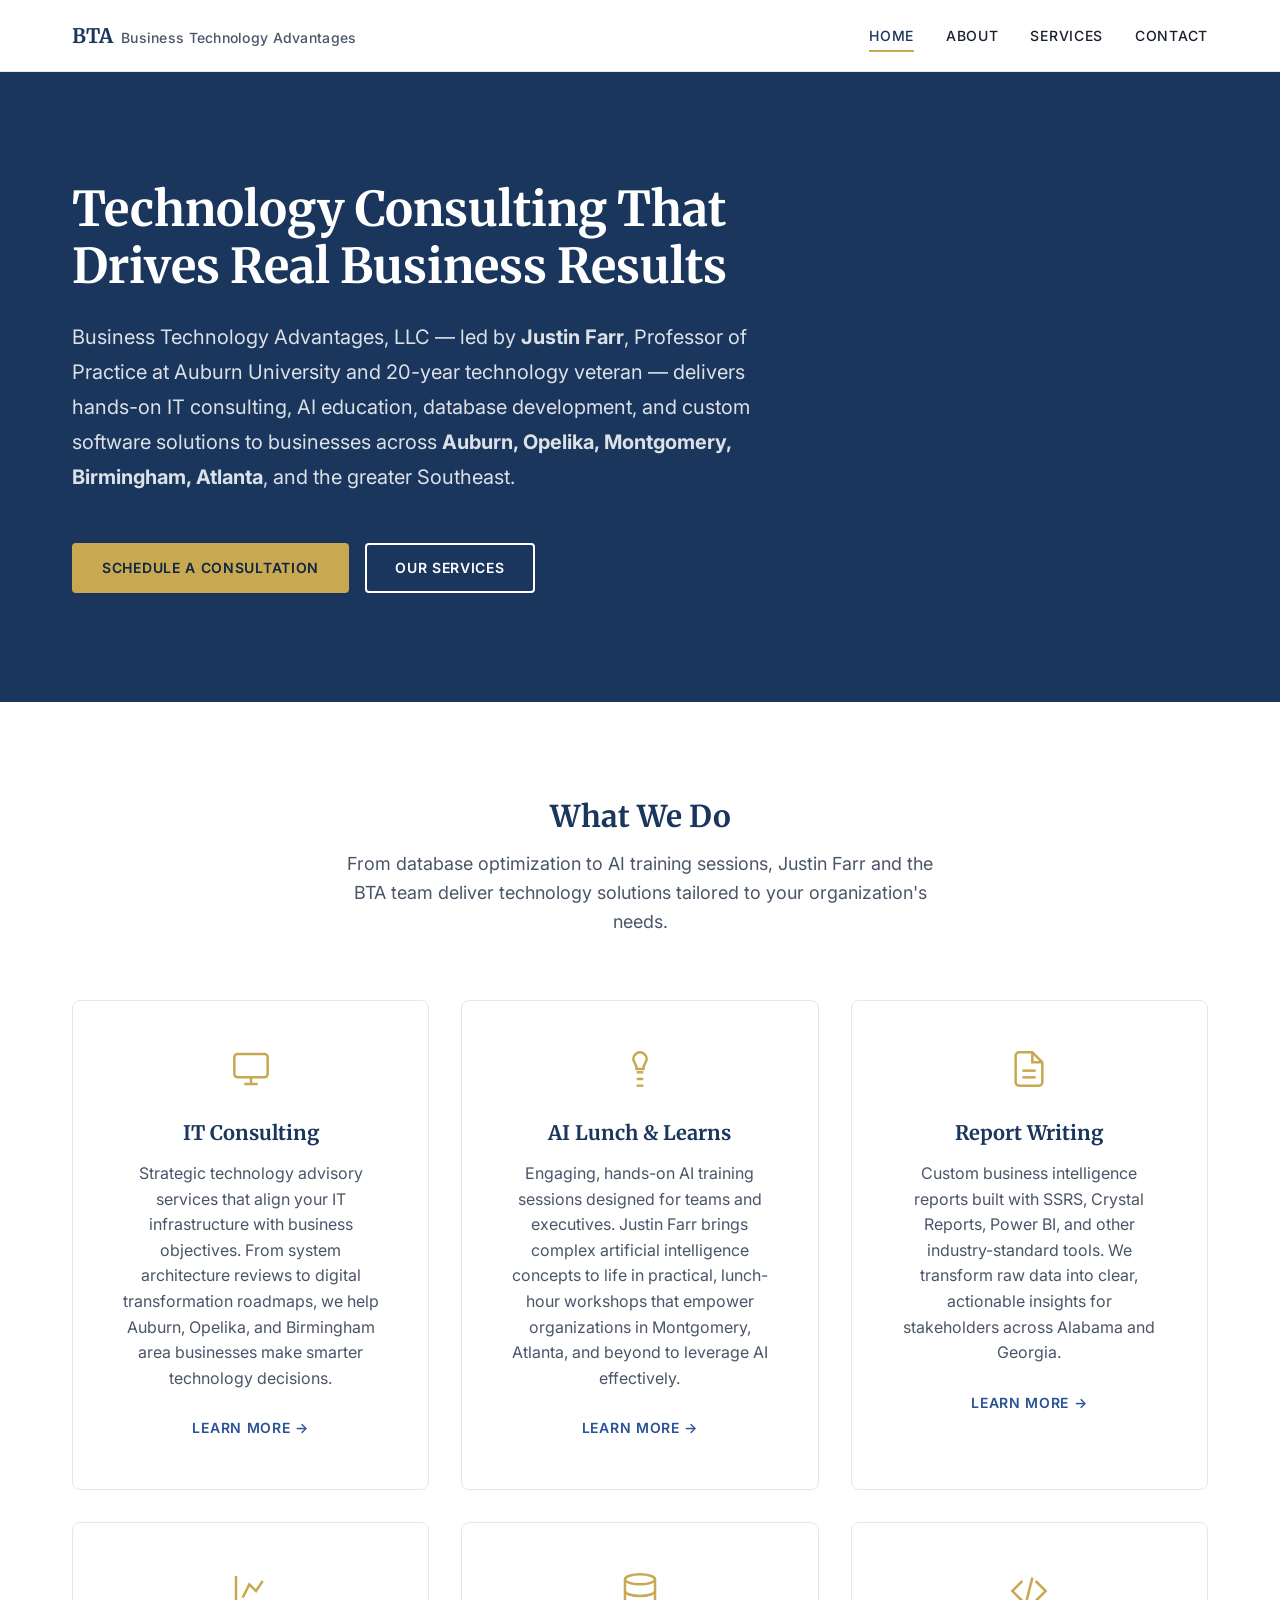
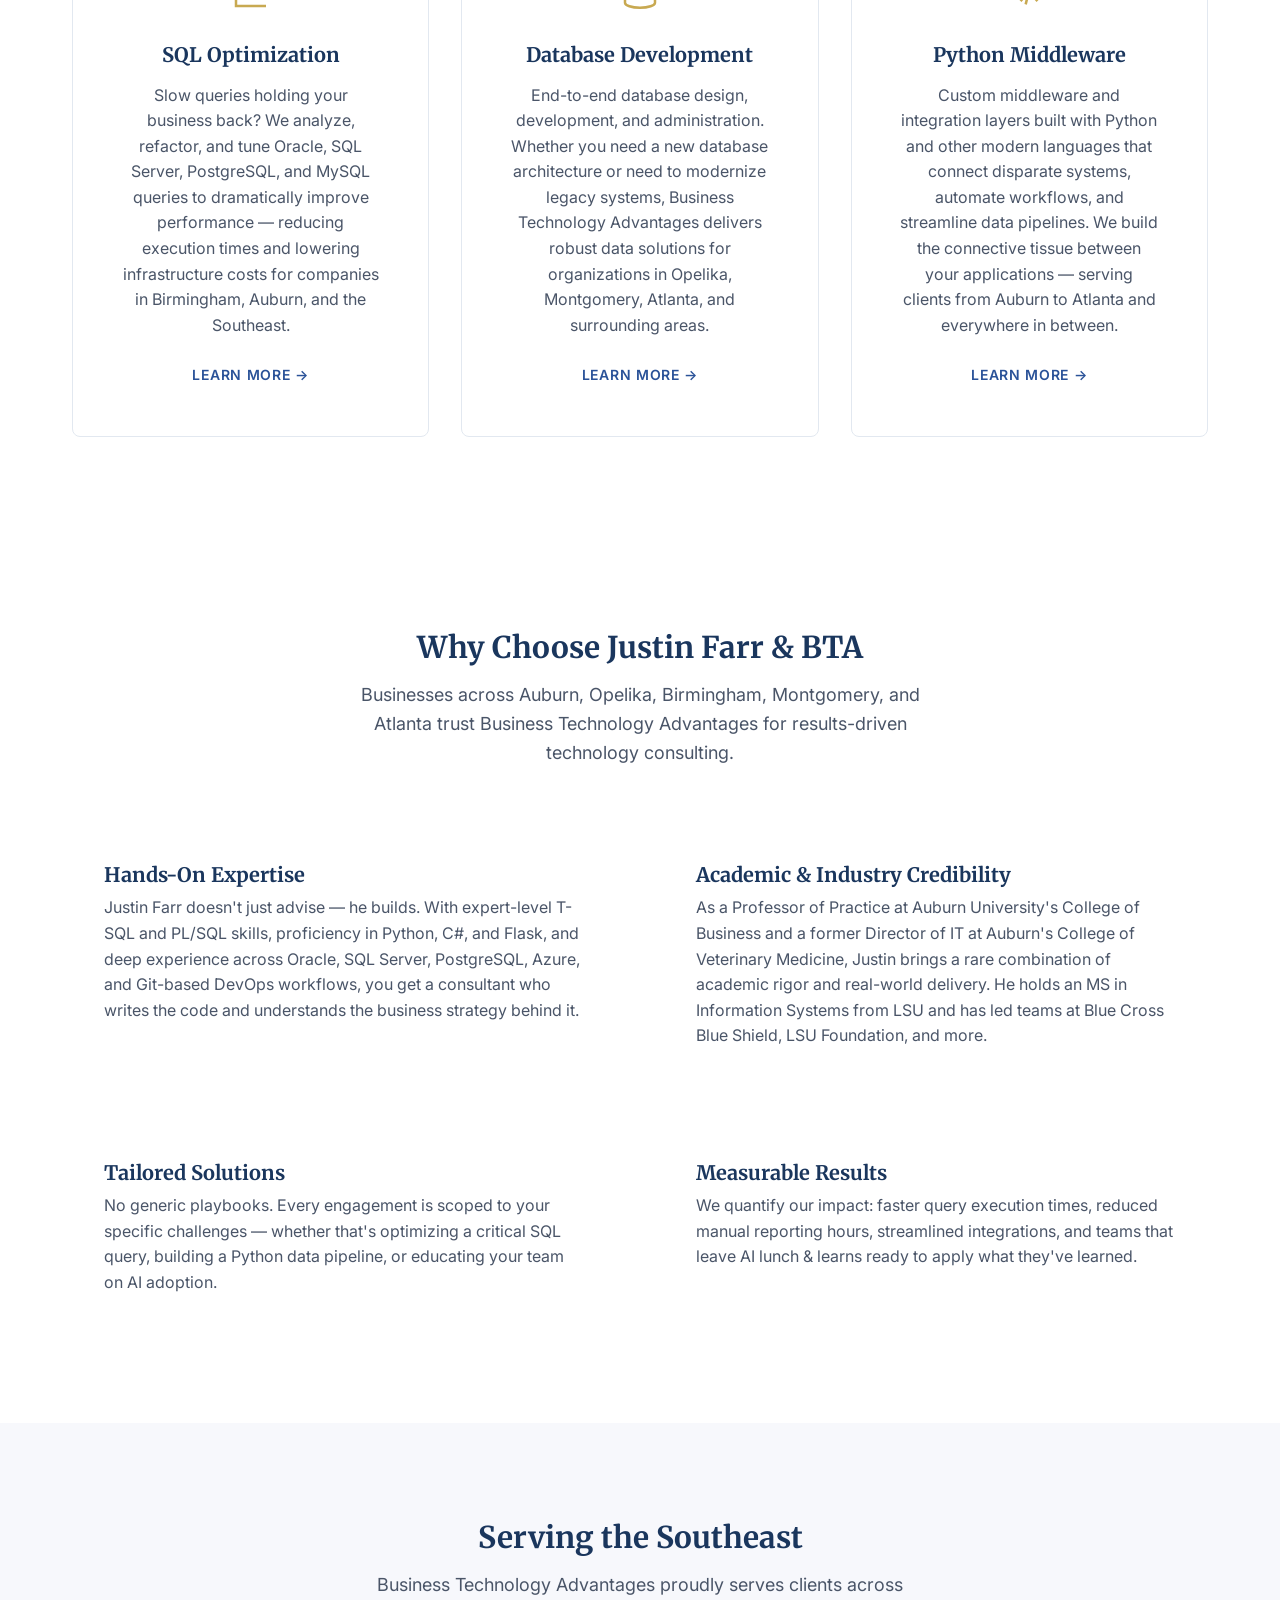
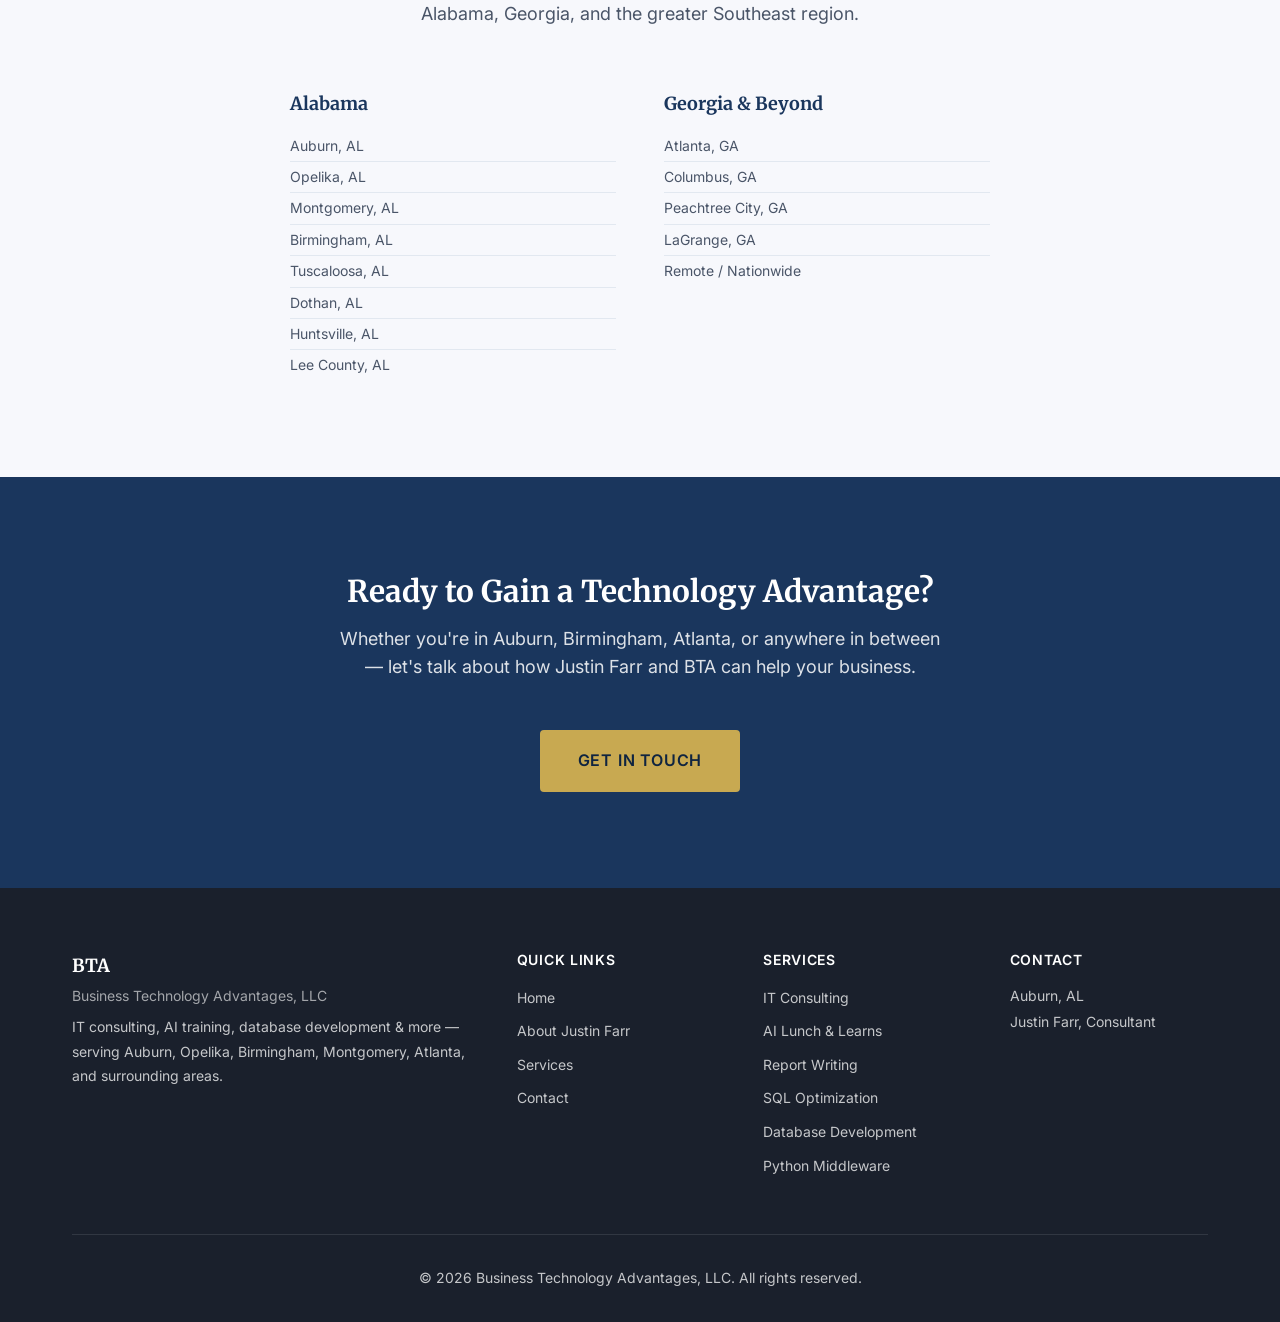
<file: index.html>
<!DOCTYPE html>
<html lang="en">
<head>
    <meta charset="UTF-8">
    <meta name="viewport" content="width=device-width, initial-scale=1.0">
    <meta name="description" content="Business Technology Advantages — Justin Farr provides IT consulting, database development, and Python middleware in Auburn, AL and the Southeast.">
    <meta name="keywords" content="IT consulting Auburn AL, Oracle consultant, PL/SQL developer, T-SQL consultant, SQL optimization, database development, Python middleware, API integration, REST API development, Azure consultant, ETL developer, Power BI consultant, SSRS developer, Crystal Reports, AI lunch and learn, report writing, Justin Farr, Business Technology Advantages, database migration, Oracle APEX, Flask developer, SSIS, Opelika AL, Montgomery AL, Birmingham AL, Atlanta GA, IT consultant near me, freelance DBA, hire SQL developer">
    <meta name="author" content="Justin Farr">
    <meta name="robots" content="index, follow">

    <!-- Open Graph / Social Media -->
    <meta property="og:type" content="website">
    <meta property="og:title" content="Business Technology Advantages, LLC — IT Consulting by Justin Farr">
    <meta property="og:description" content="Business Technology Advantages — IT consulting, database development, and Python middleware in Auburn, AL and the Southeast.">
    <meta property="og:url" content="https://businesstechadvantages.com/">
    <meta property="og:image" content="https://businesstechadvantages.com/images/og-image.png">

    <!-- Twitter Card -->
    <meta name="twitter:card" content="summary_large_image">
    <meta name="twitter:title" content="Business Technology Advantages, LLC — Justin Farr">
    <meta name="twitter:description" content="Business Technology Advantages — IT consulting, database development, and Python middleware in Auburn, AL and the Southeast.">
    <meta name="twitter:image" content="https://businesstechadvantages.com/images/og-image.png">

    <title>Business Technology Advantages — IT Consulting | Auburn, AL</title>

    <!-- Canonical URL -->
    <link rel="canonical" href="https://businesstechadvantages.com/">

    <!-- Favicons -->
    <link rel="icon" href="favicon.ico" sizes="32x32">
    <link rel="icon" href="favicon.svg" type="image/svg+xml">
    <link rel="icon" type="image/png" sizes="32x32" href="favicon-32x32.png">
    <link rel="icon" type="image/png" sizes="16x16" href="favicon-16x16.png">
    <link rel="apple-touch-icon" sizes="180x180" href="apple-touch-icon.png">
    <link rel="manifest" href="site.webmanifest">
    <meta name="theme-color" content="#1a365d">

    <!-- Preconnect to external resources -->
    <link rel="preconnect" href="https://fonts.googleapis.com">
    <link rel="preconnect" href="https://fonts.gstatic.com" crossorigin>
    <link href="https://fonts.googleapis.com/css2?family=Inter:wght@400;500;600;700&family=Merriweather:wght@400;700&display=swap" rel="stylesheet">

    <!-- Stylesheets -->
    <link rel="stylesheet" href="css/styles.css">

    <!-- Structured Data (JSON-LD) -->
    <script type="application/ld+json">
    {
        "@context": "https://schema.org",
        "@type": "ProfessionalService",
        "name": "Business Technology Advantages, LLC",
        "description": "Justin Farr provides expert IT consulting, AI training, SQL optimization, database development, report writing, and Python middleware services in Auburn, Opelika, Montgomery, Birmingham, Atlanta, and surrounding areas.",
        "url": "https://businesstechadvantages.com",
        "logo": "https://businesstechadvantages.com/android-chrome-512x512.png",
        "founder": {
            "@type": "Person",
            "name": "Justin Farr"
        },
        "contactPoint": {
            "@type": "ContactPoint",
            "telephone": "",
            "contactType": "customer service"
        },
        "address": {
            "@type": "PostalAddress",
            "addressLocality": "Auburn",
            "addressRegion": "AL",
            "addressCountry": "US"
        },
        "areaServed": [
            { "@type": "City", "name": "Auburn, AL" },
            { "@type": "City", "name": "Opelika, AL" },
            { "@type": "City", "name": "Montgomery, AL" },
            { "@type": "City", "name": "Birmingham, AL" },
            { "@type": "City", "name": "Atlanta, GA" },
            { "@type": "City", "name": "Columbus, GA" },
            { "@type": "City", "name": "Dothan, AL" },
            { "@type": "City", "name": "Tuscaloosa, AL" }
        ],
        "hasOfferCatalog": {
            "@type": "OfferCatalog",
            "name": "IT Consulting Services",
            "itemListElement": [
                { "@type": "Offer", "itemOffered": { "@type": "Service", "name": "IT Consulting" } },
                { "@type": "Offer", "itemOffered": { "@type": "Service", "name": "AI Lunch & Learns" } },
                { "@type": "Offer", "itemOffered": { "@type": "Service", "name": "Report Writing" } },
                { "@type": "Offer", "itemOffered": { "@type": "Service", "name": "SQL Optimization" } },
                { "@type": "Offer", "itemOffered": { "@type": "Service", "name": "Database Development" } },
                { "@type": "Offer", "itemOffered": { "@type": "Service", "name": "Python Middleware Development" } }
            ]
        }
    }
    </script>
</head>
<body>
    <!-- Skip Navigation for Accessibility -->
    <a href="#main-content" class="skip-link">Skip to main content</a>

    <!-- Header -->
    <header class="site-header" role="banner">
        <div class="container">
            <div class="header-inner">
                <a href="index.html" class="logo" aria-label="Business Technology Advantages Home">
                    <span class="logo-text">BTA</span>
                    <span class="logo-name">Business Technology Advantages</span>
                </a>
                <nav class="main-nav" role="navigation" aria-label="Main navigation">
                    <button class="nav-toggle" aria-expanded="false" aria-controls="nav-menu" aria-label="Toggle navigation">
                        <span class="hamburger"></span>
                    </button>
                    <ul id="nav-menu" class="nav-menu">
                        <li><a href="index.html" class="nav-link active" aria-current="page">Home</a></li>
                        <li><a href="about.html" class="nav-link">About</a></li>
                        <li><a href="services.html" class="nav-link">Services</a></li>
                        <li><a href="contact.html" class="nav-link">Contact</a></li>
                    </ul>
                </nav>
            </div>
        </div>
    </header>

    <!-- Main Content -->
    <main id="main-content">
        <!-- Hero Section -->
        <section class="hero" aria-labelledby="hero-heading">
            <div class="container">
                <div class="hero-content">
                    <h1 id="hero-heading">Technology Consulting That Drives Real Business Results</h1>
                    <p class="hero-subtitle">Business Technology Advantages, LLC — led by <strong>Justin Farr</strong>, Professor of Practice at Auburn University and 20-year technology veteran — delivers hands-on IT consulting, AI education, database development, and custom software solutions to businesses across <strong>Auburn, Opelika, Montgomery, Birmingham, Atlanta</strong>, and the greater Southeast.</p>
                    <div class="hero-cta">
                        <a href="contact.html" class="btn btn-primary">Schedule a Consultation</a>
                        <a href="services.html" class="btn btn-secondary">Our Services</a>
                    </div>
                </div>
            </div>
        </section>

        <!-- Services Overview -->
        <section class="section services-overview" aria-labelledby="services-heading">
            <div class="container">
                <div class="section-header">
                    <h2 id="services-heading">What We Do</h2>
                    <p class="section-subtitle">From database optimization to AI training sessions, Justin Farr and the BTA team deliver technology solutions tailored to your organization's needs.</p>
                </div>
                <div class="services-grid">
                    <article class="service-card">
                        <div class="service-icon" aria-hidden="true">
                            <svg xmlns="http://www.w3.org/2000/svg" width="40" height="40" viewBox="0 0 24 24" fill="none" stroke="currentColor" stroke-width="1.5"><rect x="2" y="3" width="20" height="14" rx="2"/><path d="M8 21h8"/><path d="M12 17v4"/></svg>
                        </div>
                        <h3>IT Consulting</h3>
                        <p>Strategic technology advisory services that align your IT infrastructure with business objectives. From system architecture reviews to digital transformation roadmaps, we help Auburn, Opelika, and Birmingham area businesses make smarter technology decisions.</p>
                        <a href="services.html#it-consulting" class="card-link">Learn More &rarr;</a>
                    </article>
                    <article class="service-card">
                        <div class="service-icon" aria-hidden="true">
                            <svg xmlns="http://www.w3.org/2000/svg" width="40" height="40" viewBox="0 0 24 24" fill="none" stroke="currentColor" stroke-width="1.5"><path d="M12 2a4 4 0 0 0-4 4c0 2 2 3 2 6h4c0-3 2-4 2-6a4 4 0 0 0-4-4z"/><path d="M10 18h4"/><path d="M10 22h4"/><path d="M10 14h4"/></svg>
                        </div>
                        <h3>AI Lunch &amp; Learns</h3>
                        <p>Engaging, hands-on AI training sessions designed for teams and executives. Justin Farr brings complex artificial intelligence concepts to life in practical, lunch-hour workshops that empower organizations in Montgomery, Atlanta, and beyond to leverage AI effectively.</p>
                        <a href="services.html#ai-lunch-learns" class="card-link">Learn More &rarr;</a>
                    </article>
                    <article class="service-card">
                        <div class="service-icon" aria-hidden="true">
                            <svg xmlns="http://www.w3.org/2000/svg" width="40" height="40" viewBox="0 0 24 24" fill="none" stroke="currentColor" stroke-width="1.5"><path d="M14 2H6a2 2 0 0 0-2 2v16a2 2 0 0 0 2 2h12a2 2 0 0 0 2-2V8z"/><polyline points="14 2 14 8 20 8"/><line x1="16" y1="13" x2="8" y2="13"/><line x1="16" y1="17" x2="8" y2="17"/></svg>
                        </div>
                        <h3>Report Writing</h3>
                        <p>Custom business intelligence reports built with SSRS, Crystal Reports, Power BI, and other industry-standard tools. We transform raw data into clear, actionable insights for stakeholders across Alabama and Georgia.</p>
                        <a href="services.html#report-writing" class="card-link">Learn More &rarr;</a>
                    </article>
                    <article class="service-card">
                        <div class="service-icon" aria-hidden="true">
                            <svg xmlns="http://www.w3.org/2000/svg" width="40" height="40" viewBox="0 0 24 24" fill="none" stroke="currentColor" stroke-width="1.5"><path d="M3 3v18h18"/><path d="M7 16l4-8 4 4 4-6"/></svg>
                        </div>
                        <h3>SQL Optimization</h3>
                        <p>Slow queries holding your business back? We analyze, refactor, and tune Oracle, SQL Server, PostgreSQL, and MySQL queries to dramatically improve performance — reducing execution times and lowering infrastructure costs for companies in Birmingham, Auburn, and the Southeast.</p>
                        <a href="services.html#sql-optimization" class="card-link">Learn More &rarr;</a>
                    </article>
                    <article class="service-card">
                        <div class="service-icon" aria-hidden="true">
                            <svg xmlns="http://www.w3.org/2000/svg" width="40" height="40" viewBox="0 0 24 24" fill="none" stroke="currentColor" stroke-width="1.5"><ellipse cx="12" cy="5" rx="9" ry="3"/><path d="M21 12c0 1.66-4 3-9 3s-9-1.34-9-3"/><path d="M3 5v14c0 1.66 4 3 9 3s9-1.34 9-3V5"/></svg>
                        </div>
                        <h3>Database Development</h3>
                        <p>End-to-end database design, development, and administration. Whether you need a new database architecture or need to modernize legacy systems, Business Technology Advantages delivers robust data solutions for organizations in Opelika, Montgomery, Atlanta, and surrounding areas.</p>
                        <a href="services.html#database-development" class="card-link">Learn More &rarr;</a>
                    </article>
                    <article class="service-card">
                        <div class="service-icon" aria-hidden="true">
                            <svg xmlns="http://www.w3.org/2000/svg" width="40" height="40" viewBox="0 0 24 24" fill="none" stroke="currentColor" stroke-width="1.5"><polyline points="16 18 22 12 16 6"/><polyline points="8 6 2 12 8 18"/><line x1="14" y1="4" x2="10" y2="20"/></svg>
                        </div>
                        <h3>Python Middleware</h3>
                        <p>Custom middleware and integration layers built with Python and other modern languages that connect disparate systems, automate workflows, and streamline data pipelines. We build the connective tissue between your applications — serving clients from Auburn to Atlanta and everywhere in between.</p>
                        <a href="services.html#python-middleware" class="card-link">Learn More &rarr;</a>
                    </article>
                </div>
            </div>
        </section>

        <!-- Why Choose Us -->
        <section class="section why-us" aria-labelledby="why-heading">
            <div class="container">
                <div class="section-header">
                    <h2 id="why-heading">Why Choose Justin Farr &amp; BTA</h2>
                    <p class="section-subtitle">Businesses across Auburn, Opelika, Birmingham, Montgomery, and Atlanta trust Business Technology Advantages for results-driven technology consulting.</p>
                </div>
                <div class="features-grid">
                    <div class="feature">
                        <h3>Hands-On Expertise</h3>
                        <p>Justin Farr doesn't just advise — he builds. With expert-level T-SQL and PL/SQL skills, proficiency in Python, C#, and Flask, and deep experience across Oracle, SQL Server, PostgreSQL, Azure, and Git-based DevOps workflows, you get a consultant who writes the code and understands the business strategy behind it.</p>
                    </div>
                    <div class="feature">
                        <h3>Academic &amp; Industry Credibility</h3>
                        <p>As a Professor of Practice at Auburn University's College of Business and a former Director of IT at Auburn's College of Veterinary Medicine, Justin brings a rare combination of academic rigor and real-world delivery. He holds an MS in Information Systems from LSU and has led teams at Blue Cross Blue Shield, LSU Foundation, and more.</p>
                    </div>
                    <div class="feature">
                        <h3>Tailored Solutions</h3>
                        <p>No generic playbooks. Every engagement is scoped to your specific challenges — whether that's optimizing a critical SQL query, building a Python data pipeline, or educating your team on AI adoption.</p>
                    </div>
                    <div class="feature">
                        <h3>Measurable Results</h3>
                        <p>We quantify our impact: faster query execution times, reduced manual reporting hours, streamlined integrations, and teams that leave AI lunch &amp; learns ready to apply what they've learned.</p>
                    </div>
                </div>
            </div>
        </section>

        <!-- Service Areas -->
        <section class="section section-alt" aria-labelledby="areas-heading">
            <div class="container">
                <div class="section-header">
                    <h2 id="areas-heading">Serving the Southeast</h2>
                    <p class="section-subtitle">Business Technology Advantages proudly serves clients across Alabama, Georgia, and the greater Southeast region.</p>
                </div>
                <div class="areas-list">
                    <div class="area-group">
                        <h3>Alabama</h3>
                        <ul>
                            <li>Auburn, AL</li>
                            <li>Opelika, AL</li>
                            <li>Montgomery, AL</li>
                            <li>Birmingham, AL</li>
                            <li>Tuscaloosa, AL</li>
                            <li>Dothan, AL</li>
                            <li>Huntsville, AL</li>
                            <li>Lee County, AL</li>
                        </ul>
                    </div>
                    <div class="area-group">
                        <h3>Georgia &amp; Beyond</h3>
                        <ul>
                            <li>Atlanta, GA</li>
                            <li>Columbus, GA</li>
                            <li>Peachtree City, GA</li>
                            <li>LaGrange, GA</li>
                            <li>Remote / Nationwide</li>
                        </ul>
                    </div>
                </div>
            </div>
        </section>

        <!-- CTA Section -->
        <section class="section cta-section" aria-labelledby="cta-heading">
            <div class="container">
                <div class="cta-content">
                    <h2 id="cta-heading">Ready to Gain a Technology Advantage?</h2>
                    <p>Whether you're in Auburn, Birmingham, Atlanta, or anywhere in between — let's talk about how Justin Farr and BTA can help your business.</p>
                    <a href="contact.html" class="btn btn-primary btn-lg">Get in Touch</a>
                </div>
            </div>
        </section>
    </main>

    <!-- Footer -->
    <footer class="site-footer" role="contentinfo">
        <div class="container">
            <div class="footer-grid">
                <div class="footer-brand">
                    <span class="logo-text">BTA</span>
                    <p class="footer-company">Business Technology Advantages, LLC</p>
                    <p class="footer-tagline">IT consulting, AI training, database development &amp; more — serving Auburn, Opelika, Birmingham, Montgomery, Atlanta, and surrounding areas.</p>
                </div>
                <div class="footer-nav">
                    <h4>Quick Links</h4>
                    <ul>
                        <li><a href="index.html">Home</a></li>
                        <li><a href="about.html">About Justin Farr</a></li>
                        <li><a href="services.html">Services</a></li>
                        <li><a href="contact.html">Contact</a></li>
                    </ul>
                </div>
                <div class="footer-services">
                    <h4>Services</h4>
                    <ul>
                        <li><a href="services.html#it-consulting">IT Consulting</a></li>
                        <li><a href="services.html#ai-lunch-learns">AI Lunch &amp; Learns</a></li>
                        <li><a href="services.html#report-writing">Report Writing</a></li>
                        <li><a href="services.html#sql-optimization">SQL Optimization</a></li>
                        <li><a href="services.html#database-development">Database Development</a></li>
                        <li><a href="services.html#python-middleware">Python Middleware</a></li>
                    </ul>
                </div>
                <div class="footer-contact">
                    <h4>Contact</h4>
                    <address>
                        <p>Auburn, AL</p>
                        <p>Justin Farr, Consultant</p>
                    </address>
                </div>
            </div>
            <div class="footer-bottom">
                <p>&copy; <span id="current-year"></span> Business Technology Advantages, LLC. All rights reserved.</p>
            </div>
        </div>
    </footer>

    <script src="js/main.js" defer></script>
</body>
</html>
</file>
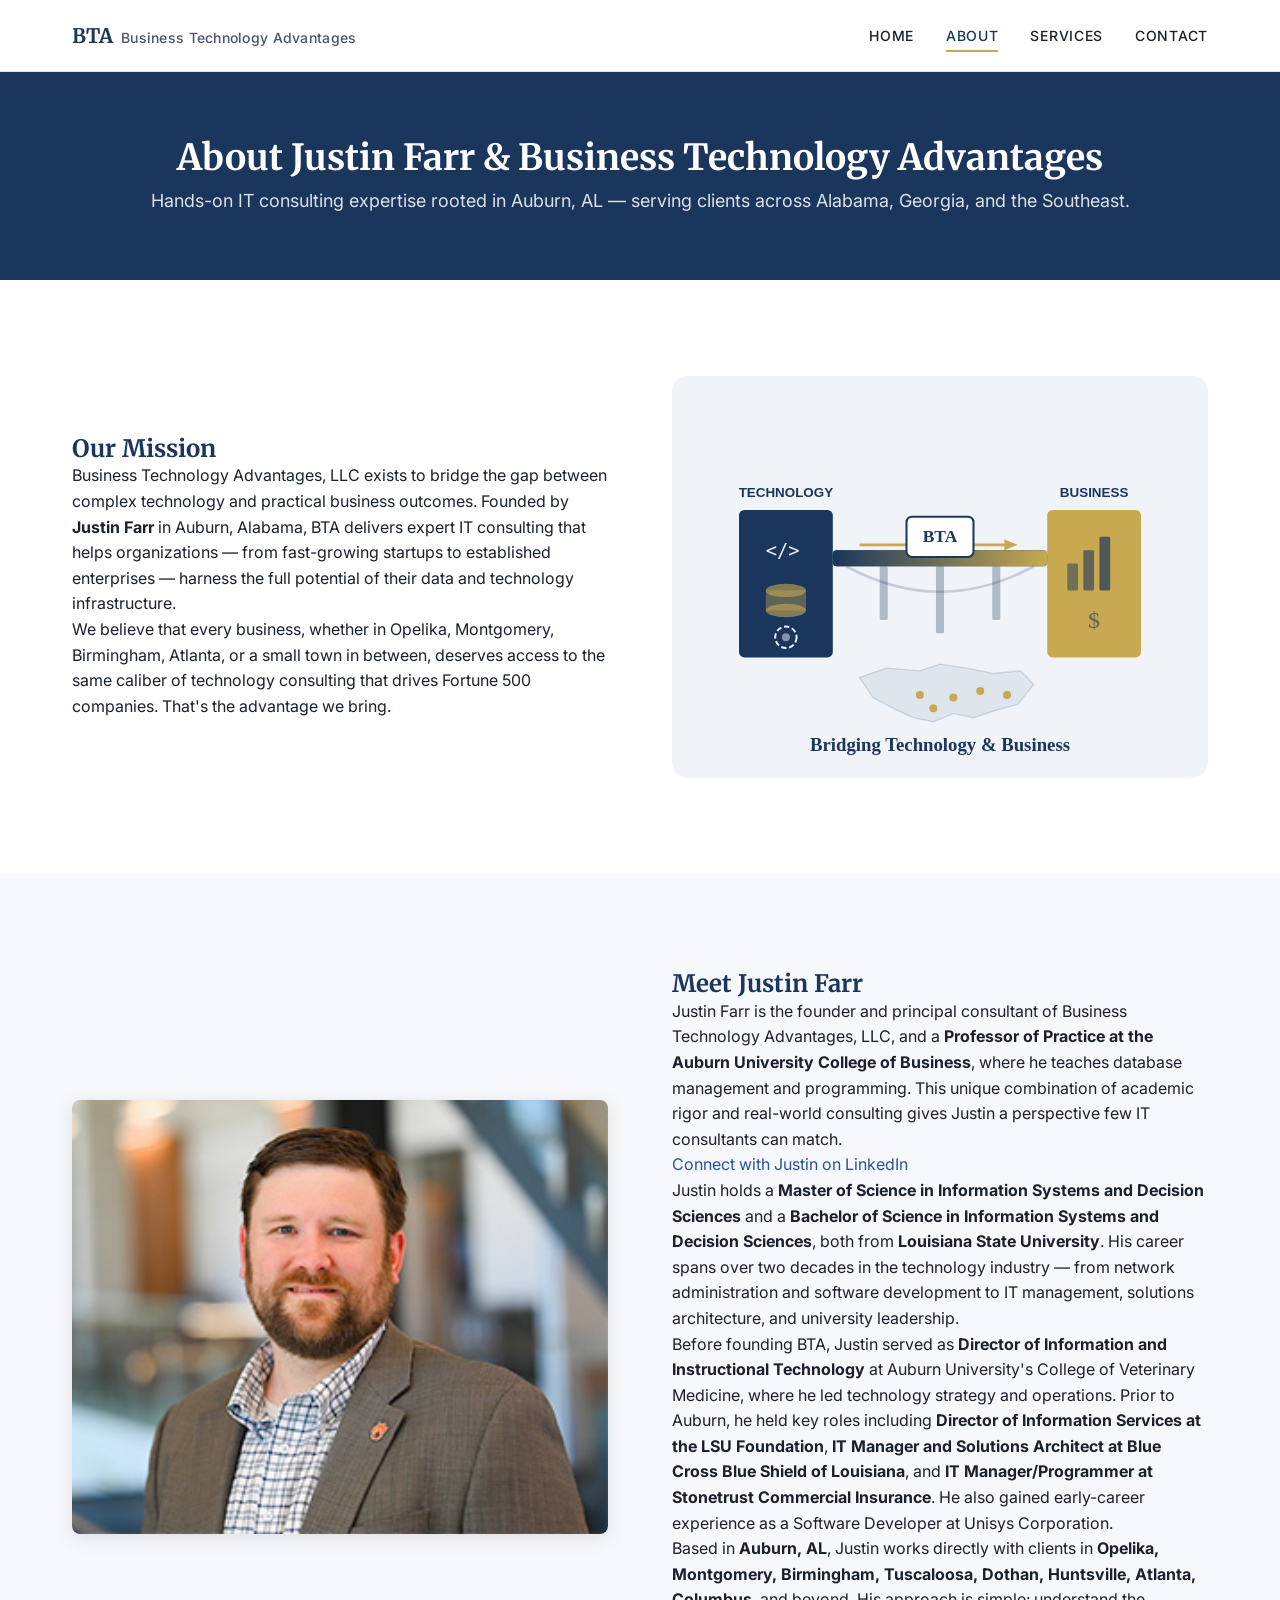
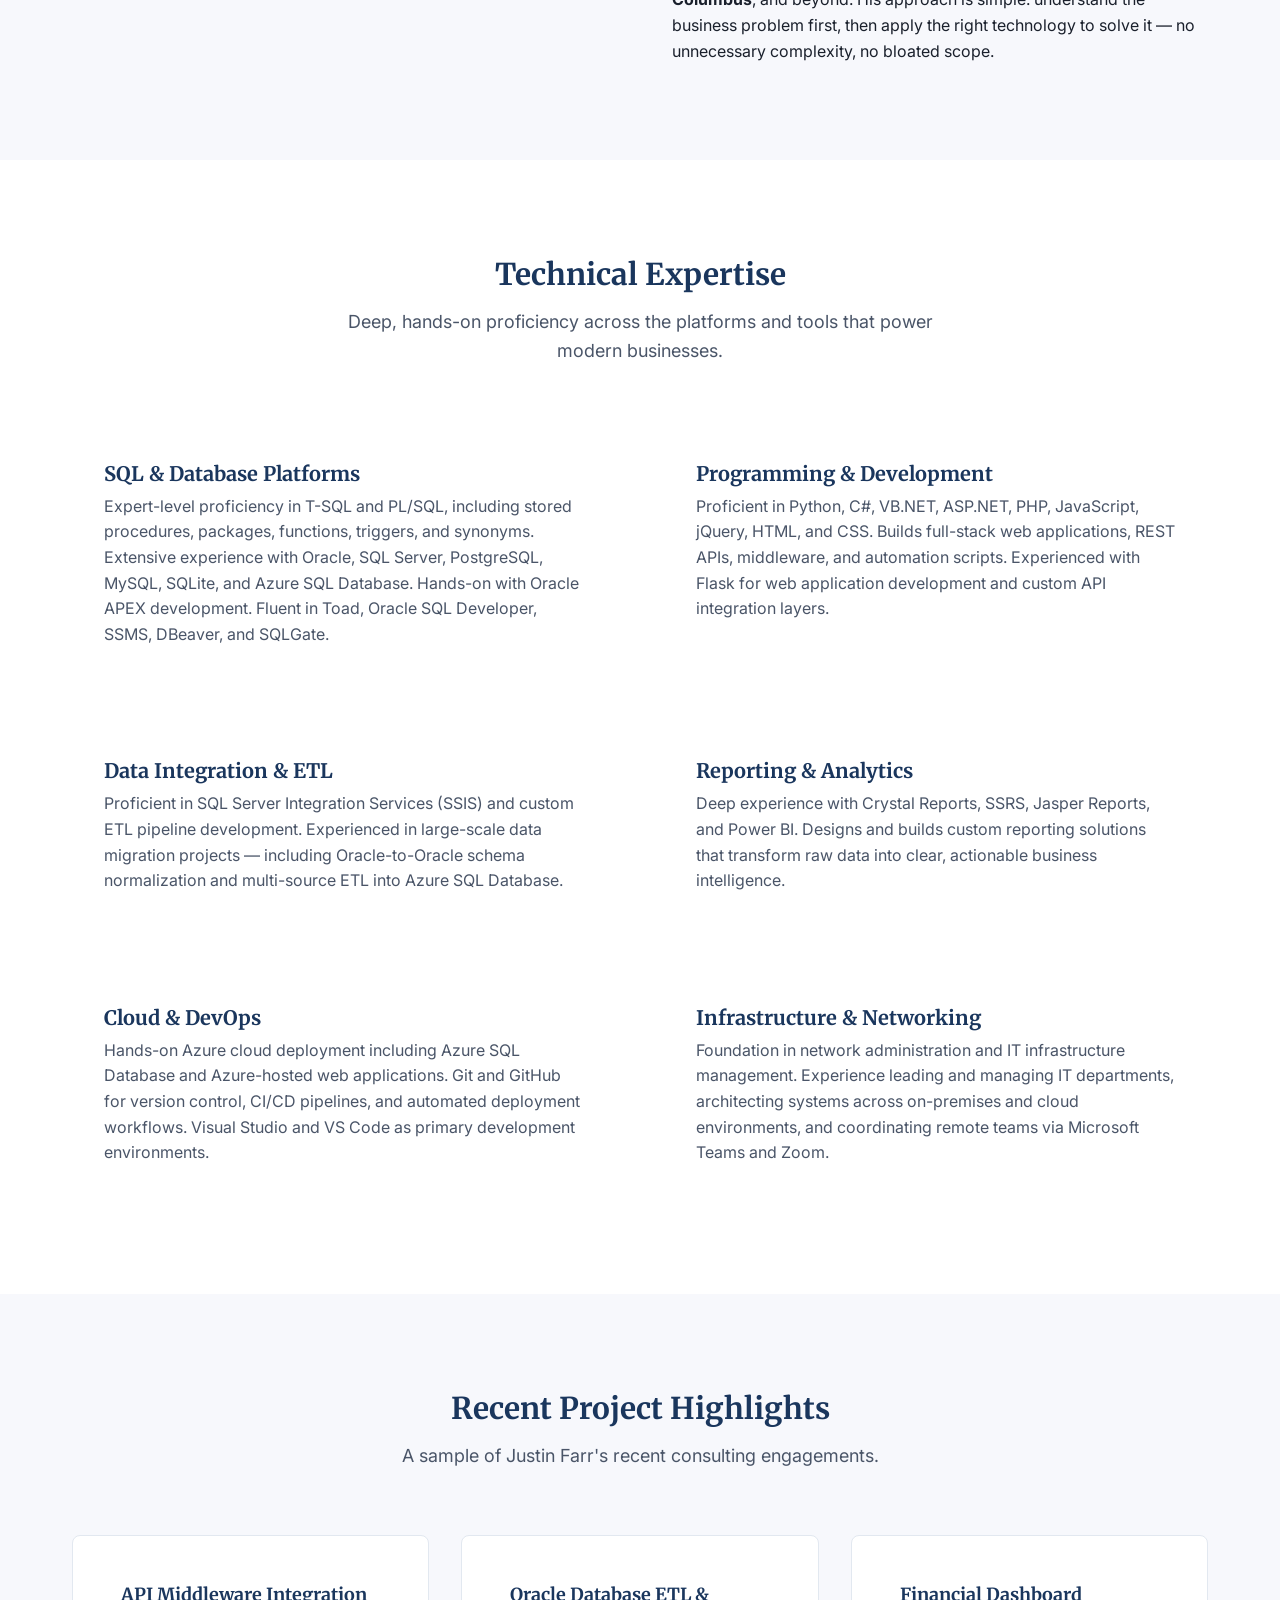
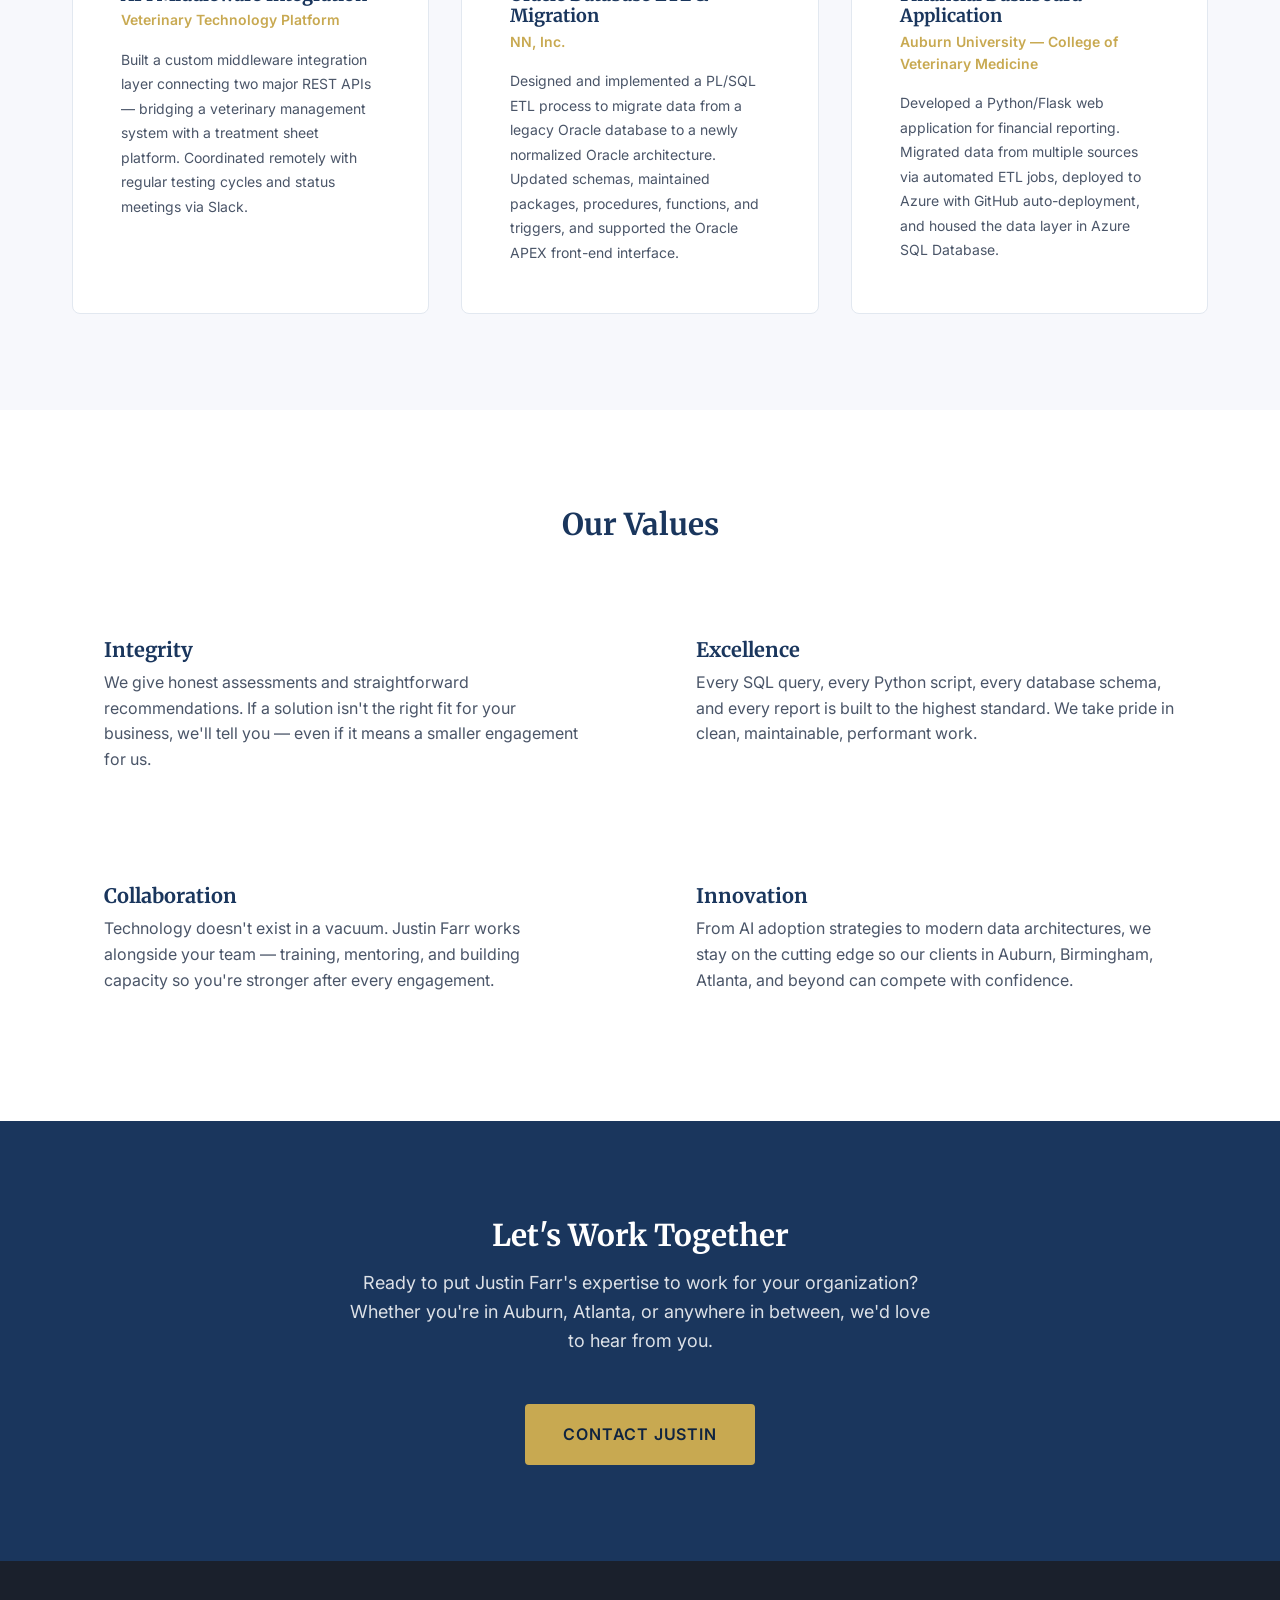
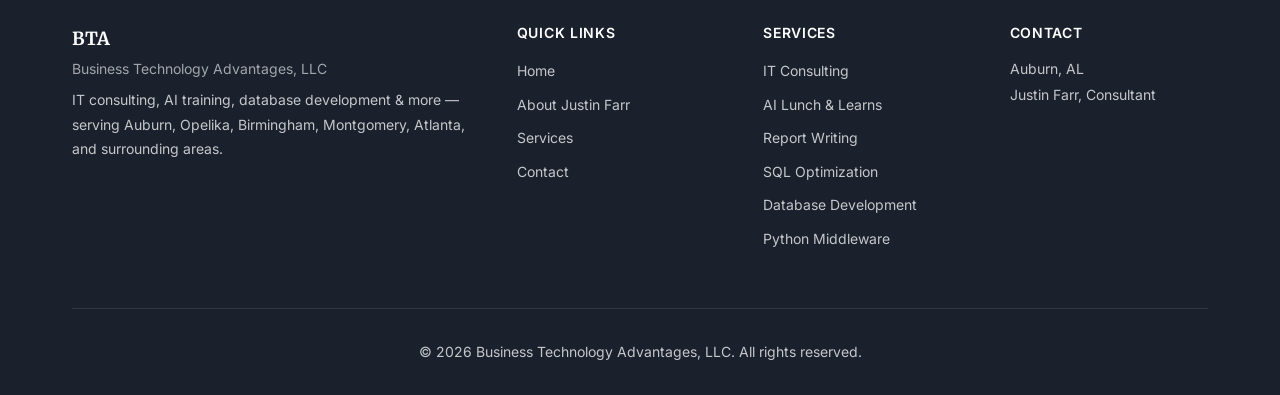
<file: about.html>
<!DOCTYPE html>
<html lang="en">
<head>
    <meta charset="UTF-8">
    <meta name="viewport" content="width=device-width, initial-scale=1.0">
    <meta name="description" content="Justin Farr, founder of Business Technology Advantages — IT consultant specializing in database development, API integration, and Python middleware in Auburn, AL.">
    <meta name="keywords" content="Justin Farr, Business Technology Advantages, Oracle consultant Auburn AL, PL/SQL developer, T-SQL expert, database consultant Alabama, Azure SQL consultant, Python developer, Elixir developer, API integration specialist, IT consultant Opelika, Birmingham database developer, Montgomery IT services, Atlanta technology consultant, ETL developer, Oracle APEX developer">
    <meta name="robots" content="index, follow">

    <meta property="og:type" content="website">
    <meta property="og:title" content="About Justin Farr — Business Technology Advantages, LLC">
    <meta property="og:description" content="Justin Farr — IT consultant specializing in database development, API integration, and Python middleware in Auburn, AL.">
    <meta property="og:url" content="https://businesstechadvantages.com/about.html">
    <meta property="og:image" content="https://businesstechadvantages.com/images/og-image.png">

    <!-- Twitter Card -->
    <meta name="twitter:card" content="summary_large_image">
    <meta name="twitter:title" content="About Justin Farr — Business Technology Advantages, LLC">
    <meta name="twitter:description" content="Justin Farr — IT consultant specializing in database development, API integration, and Python middleware in Auburn, AL.">
    <meta name="twitter:image" content="https://businesstechadvantages.com/images/og-image.png">

    <title>About Justin Farr — Business Technology Advantages, Auburn</title>

    <link rel="canonical" href="https://businesstechadvantages.com/about.html">
    <link rel="icon" href="favicon.ico" sizes="32x32">
    <link rel="icon" href="favicon.svg" type="image/svg+xml">
    <link rel="icon" type="image/png" sizes="32x32" href="favicon-32x32.png">
    <link rel="icon" type="image/png" sizes="16x16" href="favicon-16x16.png">
    <link rel="apple-touch-icon" sizes="180x180" href="apple-touch-icon.png">
    <link rel="manifest" href="site.webmanifest">
    <meta name="theme-color" content="#1a365d">
    <link rel="preconnect" href="https://fonts.googleapis.com">
    <link rel="preconnect" href="https://fonts.gstatic.com" crossorigin>
    <link href="https://fonts.googleapis.com/css2?family=Inter:wght@400;500;600;700&family=Merriweather:wght@400;700&display=swap" rel="stylesheet">
    <link rel="stylesheet" href="css/styles.css">

    <script type="application/ld+json">
    {
        "@context": "https://schema.org",
        "@type": "AboutPage",
        "name": "About Business Technology Advantages, LLC",
        "description": "Meet Justin Farr — IT consultant and founder of BTA, serving Auburn, Opelika, Montgomery, Birmingham, Atlanta, and the greater Southeast.",
        "mainEntity": {
            "@type": "Person",
            "name": "Justin Farr",
            "jobTitle": "Founder & Principal Consultant",
            "worksFor": {
                "@type": "Organization",
                "name": "Business Technology Advantages, LLC"
            },
            "address": {
                "@type": "PostalAddress",
                "addressLocality": "Auburn",
                "addressRegion": "AL",
                "addressCountry": "US"
            }
        }
    }
    </script>
</head>
<body>
    <a href="#main-content" class="skip-link">Skip to main content</a>

    <!-- Header -->
    <header class="site-header" role="banner">
        <div class="container">
            <div class="header-inner">
                <a href="index.html" class="logo" aria-label="Business Technology Advantages Home">
                    <span class="logo-text">BTA</span>
                    <span class="logo-name">Business Technology Advantages</span>
                </a>
                <nav class="main-nav" role="navigation" aria-label="Main navigation">
                    <button class="nav-toggle" aria-expanded="false" aria-controls="nav-menu" aria-label="Toggle navigation">
                        <span class="hamburger"></span>
                    </button>
                    <ul id="nav-menu" class="nav-menu">
                        <li><a href="index.html" class="nav-link">Home</a></li>
                        <li><a href="about.html" class="nav-link active" aria-current="page">About</a></li>
                        <li><a href="services.html" class="nav-link">Services</a></li>
                        <li><a href="contact.html" class="nav-link">Contact</a></li>
                    </ul>
                </nav>
            </div>
        </div>
    </header>

    <!-- Main Content -->
    <main id="main-content">
        <!-- Page Hero -->
        <section class="page-hero" aria-labelledby="page-heading">
            <div class="container">
                <h1 id="page-heading">About Justin Farr &amp; Business Technology Advantages</h1>
                <p class="page-subtitle">Hands-on IT consulting expertise rooted in Auburn, AL — serving clients across Alabama, Georgia, and the Southeast.</p>
            </div>
        </section>

        <!-- Mission Section -->
        <section class="section" aria-labelledby="mission-heading">
            <div class="container">
                <div class="two-column">
                    <div class="column-text">
                        <h2 id="mission-heading">Our Mission</h2>
                        <p>Business Technology Advantages, LLC exists to bridge the gap between complex technology and practical business outcomes. Founded by <strong>Justin Farr</strong> in Auburn, Alabama, BTA delivers expert IT consulting that helps organizations — from fast-growing startups to established enterprises — harness the full potential of their data and technology infrastructure.</p>
                        <p>We believe that every business, whether in Opelika, Montgomery, Birmingham, Atlanta, or a small town in between, deserves access to the same caliber of technology consulting that drives Fortune 500 companies. That's the advantage we bring.</p>
                    </div>
                    <div class="column-media">
                        <img src="images/mission-bridge.svg" alt="BTA bridges the gap between technology and business outcomes" class="service-image" width="400" height="300" loading="lazy">
                    </div>
                </div>
            </div>
        </section>

        <!-- About Justin Section -->
        <section class="section section-alt" aria-labelledby="justin-heading">
            <div class="container">
                <div class="two-column reverse">
                    <div class="column-text">
                        <h2 id="justin-heading">Meet Justin Farr</h2>
                        <p>Justin Farr is the founder and principal consultant of Business Technology Advantages, LLC, and a <strong>Professor of Practice at the Auburn University College of Business</strong>, where he teaches database management and programming. This unique combination of academic rigor and real-world consulting gives Justin a perspective few IT consultants can match.</p>
                        <p><a href="https://www.linkedin.com/in/justin-farr-60641a152" target="_blank" rel="noopener">Connect with Justin on LinkedIn</a></p>
                        <p>Justin holds a <strong>Master of Science in Information Systems and Decision Sciences</strong> and a <strong>Bachelor of Science in Information Systems and Decision Sciences</strong>, both from <strong>Louisiana State University</strong>. His career spans over two decades in the technology industry — from network administration and software development to IT management, solutions architecture, and university leadership.</p>
                        <p>Before founding BTA, Justin served as <strong>Director of Information and Instructional Technology</strong> at Auburn University's College of Veterinary Medicine, where he led technology strategy and operations. Prior to Auburn, he held key roles including <strong>Director of Information Services at the LSU Foundation</strong>, <strong>IT Manager and Solutions Architect at Blue Cross Blue Shield of Louisiana</strong>, and <strong>IT Manager/Programmer at Stonetrust Commercial Insurance</strong>. He also gained early-career experience as a Software Developer at Unisys Corporation.</p>
                        <p>Based in <strong>Auburn, AL</strong>, Justin works directly with clients in <strong>Opelika, Montgomery, Birmingham, Tuscaloosa, Dothan, Huntsville, Atlanta, Columbus</strong>, and beyond. His approach is simple: understand the business problem first, then apply the right technology to solve it — no unnecessary complexity, no bloated scope.</p>
                    </div>
                    <div class="column-media">
                        <img src="images/justin-farr.jpg" alt="Justin Farr headshot — IT consultant in Auburn, Alabama" class="headshot" width="600" height="500" loading="lazy">
                    </div>
                </div>
            </div>
        </section>

        <!-- Technical Expertise Section -->
        <section class="section" aria-labelledby="expertise-heading">
            <div class="container">
                <div class="section-header">
                    <h2 id="expertise-heading">Technical Expertise</h2>
                    <p class="section-subtitle">Deep, hands-on proficiency across the platforms and tools that power modern businesses.</p>
                </div>
                <div class="features-grid">
                    <div class="feature">
                        <h3>SQL &amp; Database Platforms</h3>
                        <p>Expert-level proficiency in T-SQL and PL/SQL, including stored procedures, packages, functions, triggers, and synonyms. Extensive experience with Oracle, SQL Server, PostgreSQL, MySQL, SQLite, and Azure SQL Database. Hands-on with Oracle APEX development. Fluent in Toad, Oracle SQL Developer, SSMS, DBeaver, and SQLGate.</p>
                    </div>
                    <div class="feature">
                        <h3>Programming &amp; Development</h3>
                        <p>Proficient in Python, C#, VB.NET, ASP.NET, PHP, JavaScript, jQuery, HTML, and CSS. Builds full-stack web applications, REST APIs, middleware, and automation scripts. Experienced with Flask for web application development and custom API integration layers.</p>
                    </div>
                    <div class="feature">
                        <h3>Data Integration &amp; ETL</h3>
                        <p>Proficient in SQL Server Integration Services (SSIS) and custom ETL pipeline development. Experienced in large-scale data migration projects — including Oracle-to-Oracle schema normalization and multi-source ETL into Azure SQL Database.</p>
                    </div>
                    <div class="feature">
                        <h3>Reporting &amp; Analytics</h3>
                        <p>Deep experience with Crystal Reports, SSRS, Jasper Reports, and Power BI. Designs and builds custom reporting solutions that transform raw data into clear, actionable business intelligence.</p>
                    </div>
                    <div class="feature">
                        <h3>Cloud &amp; DevOps</h3>
                        <p>Hands-on Azure cloud deployment including Azure SQL Database and Azure-hosted web applications. Git and GitHub for version control, CI/CD pipelines, and automated deployment workflows. Visual Studio and VS Code as primary development environments.</p>
                    </div>
                    <div class="feature">
                        <h3>Infrastructure &amp; Networking</h3>
                        <p>Foundation in network administration and IT infrastructure management. Experience leading and managing IT departments, architecting systems across on-premises and cloud environments, and coordinating remote teams via Microsoft Teams and Zoom.</p>
                    </div>
                </div>
            </div>
        </section>

        <!-- Recent Projects Section -->
        <section class="section section-alt" aria-labelledby="projects-heading">
            <div class="container">
                <div class="section-header">
                    <h2 id="projects-heading">Recent Project Highlights</h2>
                    <p class="section-subtitle">A sample of Justin Farr's recent consulting engagements.</p>
                </div>
                <div class="projects-grid">
                    <article class="project-card">
                        <h3>API Middleware Integration</h3>
                        <p class="project-client">Veterinary Technology Platform</p>
                        <p>Built a custom middleware integration layer connecting two major REST APIs — bridging a veterinary management system with a treatment sheet platform. Coordinated remotely with regular testing cycles and status meetings via Slack.</p>
                    </article>
                    <article class="project-card">
                        <h3>Oracle Database ETL &amp; Migration</h3>
                        <p class="project-client">NN, Inc.</p>
                        <p>Designed and implemented a PL/SQL ETL process to migrate data from a legacy Oracle database to a newly normalized Oracle architecture. Updated schemas, maintained packages, procedures, functions, and triggers, and supported the Oracle APEX front-end interface.</p>
                    </article>
                    <article class="project-card">
                        <h3>Financial Dashboard Application</h3>
                        <p class="project-client">Auburn University — College of Veterinary Medicine</p>
                        <p>Developed a Python/Flask web application for financial reporting. Migrated data from multiple sources via automated ETL jobs, deployed to Azure with GitHub auto-deployment, and housed the data layer in Azure SQL Database.</p>
                    </article>
                </div>
            </div>
        </section>

        <!-- Values Section -->
        <section class="section" aria-labelledby="values-heading">
            <div class="container">
                <div class="section-header">
                    <h2 id="values-heading">Our Values</h2>
                </div>
                <div class="values-grid">
                    <div class="value-item">
                        <h3>Integrity</h3>
                        <p>We give honest assessments and straightforward recommendations. If a solution isn't the right fit for your business, we'll tell you — even if it means a smaller engagement for us.</p>
                    </div>
                    <div class="value-item">
                        <h3>Excellence</h3>
                        <p>Every SQL query, every Python script, every database schema, and every report is built to the highest standard. We take pride in clean, maintainable, performant work.</p>
                    </div>
                    <div class="value-item">
                        <h3>Collaboration</h3>
                        <p>Technology doesn't exist in a vacuum. Justin Farr works alongside your team — training, mentoring, and building capacity so you're stronger after every engagement.</p>
                    </div>
                    <div class="value-item">
                        <h3>Innovation</h3>
                        <p>From AI adoption strategies to modern data architectures, we stay on the cutting edge so our clients in Auburn, Birmingham, Atlanta, and beyond can compete with confidence.</p>
                    </div>
                </div>
            </div>
        </section>

        <!-- CTA Section -->
        <section class="section cta-section" aria-labelledby="about-cta-heading">
            <div class="container">
                <div class="cta-content">
                    <h2 id="about-cta-heading">Let's Work Together</h2>
                    <p>Ready to put Justin Farr's expertise to work for your organization? Whether you're in Auburn, Atlanta, or anywhere in between, we'd love to hear from you.</p>
                    <a href="contact.html" class="btn btn-primary btn-lg">Contact Justin</a>
                </div>
            </div>
        </section>
    </main>

    <!-- Footer -->
    <footer class="site-footer" role="contentinfo">
        <div class="container">
            <div class="footer-grid">
                <div class="footer-brand">
                    <span class="logo-text">BTA</span>
                    <p class="footer-company">Business Technology Advantages, LLC</p>
                    <p class="footer-tagline">IT consulting, AI training, database development &amp; more — serving Auburn, Opelika, Birmingham, Montgomery, Atlanta, and surrounding areas.</p>
                </div>
                <div class="footer-nav">
                    <h4>Quick Links</h4>
                    <ul>
                        <li><a href="index.html">Home</a></li>
                        <li><a href="about.html">About Justin Farr</a></li>
                        <li><a href="services.html">Services</a></li>
                        <li><a href="contact.html">Contact</a></li>
                    </ul>
                </div>
                <div class="footer-services">
                    <h4>Services</h4>
                    <ul>
                        <li><a href="services.html#it-consulting">IT Consulting</a></li>
                        <li><a href="services.html#ai-lunch-learns">AI Lunch &amp; Learns</a></li>
                        <li><a href="services.html#report-writing">Report Writing</a></li>
                        <li><a href="services.html#sql-optimization">SQL Optimization</a></li>
                        <li><a href="services.html#database-development">Database Development</a></li>
                        <li><a href="services.html#python-middleware">Python Middleware</a></li>
                    </ul>
                </div>
                <div class="footer-contact">
                    <h4>Contact</h4>
                    <address>
                        <p>Auburn, AL</p>
                        <p>Justin Farr, Consultant</p>
                    </address>
                </div>
            </div>
            <div class="footer-bottom">
                <p>&copy; <span id="current-year"></span> Business Technology Advantages, LLC. All rights reserved.</p>
            </div>
        </div>
    </footer>

    <script src="js/main.js" defer></script>
</body>
</html>
</file>
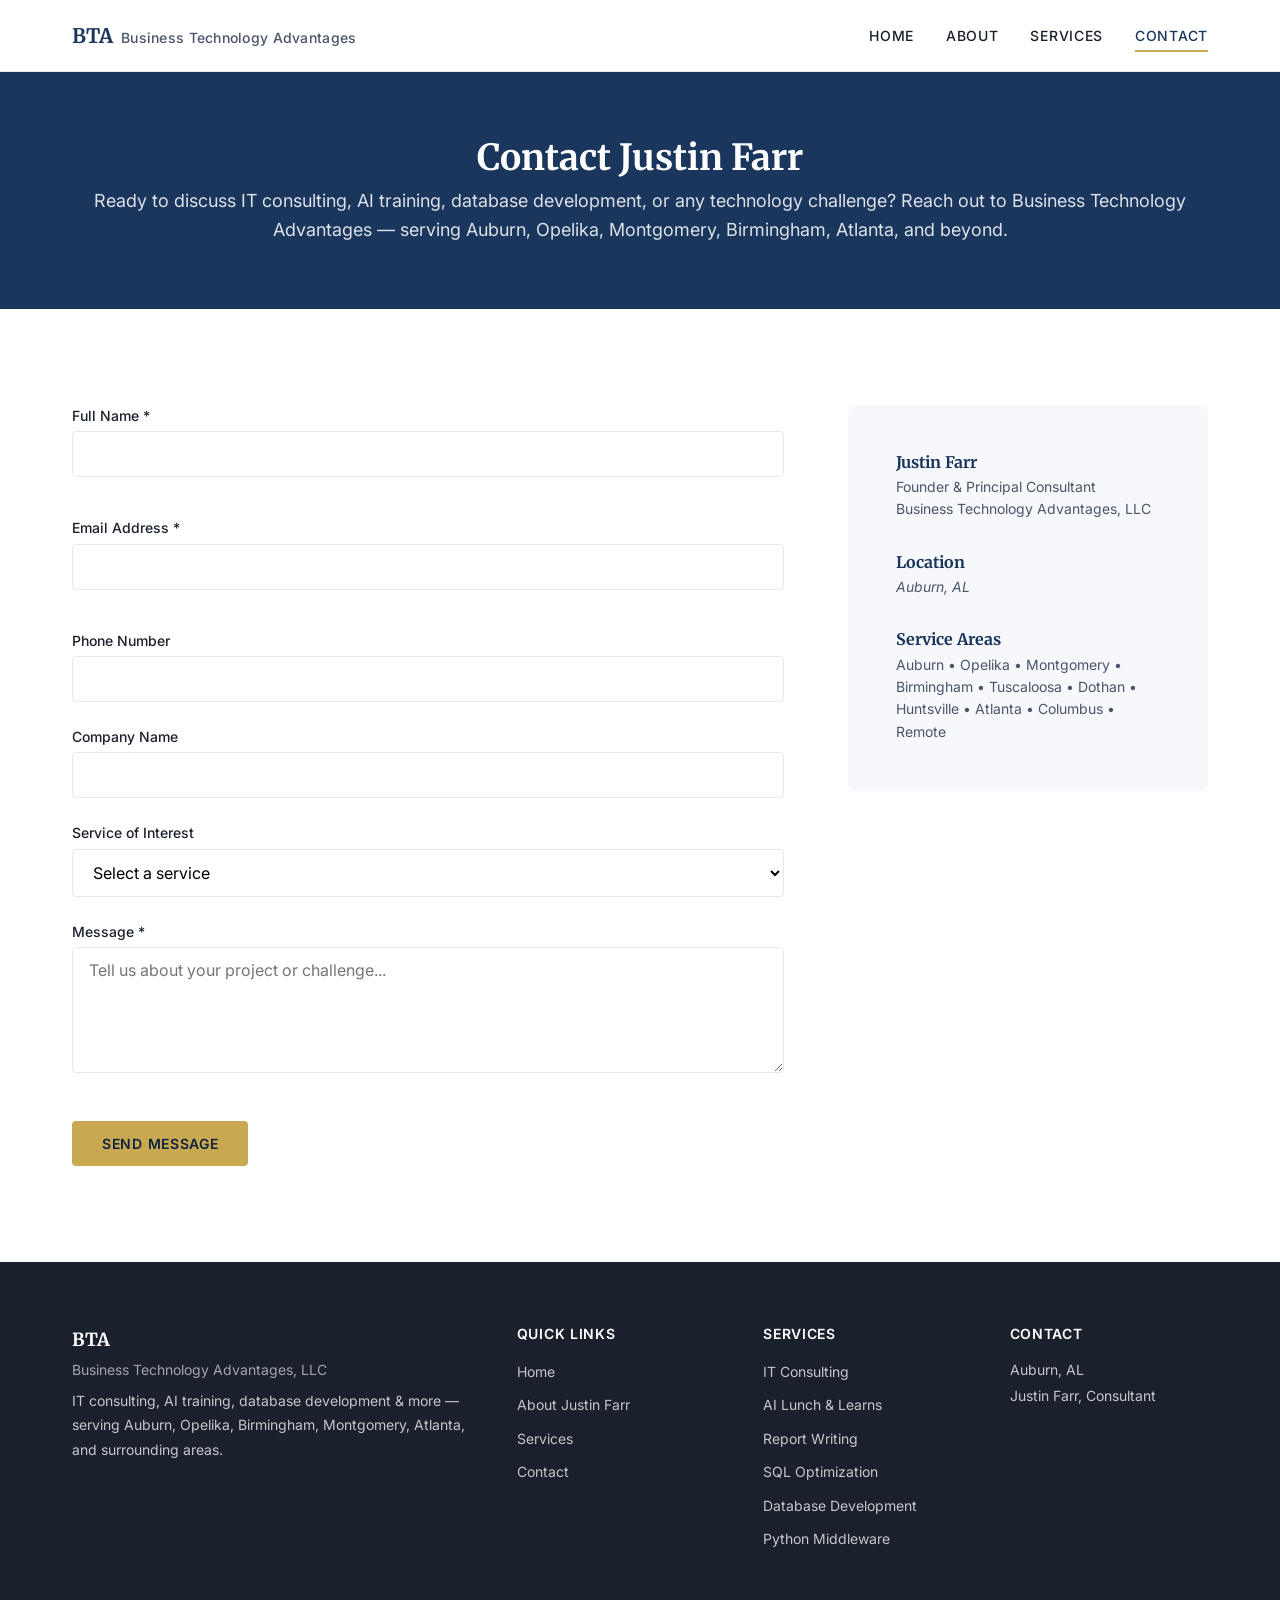
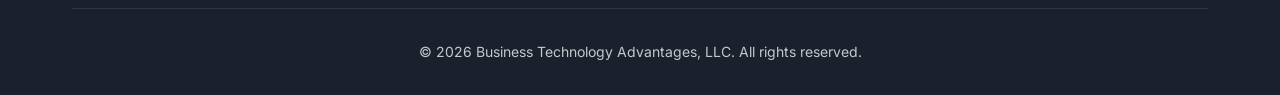
<file: contact.html>
<!DOCTYPE html>
<html lang="en">
<head>
    <meta charset="UTF-8">
    <meta name="viewport" content="width=device-width, initial-scale=1.0">
    <meta name="description" content="Contact Justin Farr at Business Technology Advantages for IT consulting, SQL optimization, database development, and Python middleware in Auburn, AL.">
    <meta name="keywords" content="contact Justin Farr, hire Oracle consultant, hire SQL developer, database consultant Auburn AL, PL/SQL developer for hire, API integration consultant, Python developer Birmingham AL, Azure consultant Montgomery AL, IT consultant Atlanta GA, Business Technology Advantages contact, freelance DBA Alabama, technology consulting Southeast">
    <meta name="robots" content="index, follow">

    <meta property="og:type" content="website">
    <meta property="og:title" content="Contact Justin Farr — Business Technology Advantages, LLC">
    <meta property="og:description" content="Contact Justin Farr for IT consulting, SQL optimization, database development, and Python middleware in Auburn, AL.">
    <meta property="og:url" content="https://businesstechadvantages.com/contact.html">
    <meta property="og:image" content="https://businesstechadvantages.com/images/og-image.png">

    <!-- Twitter Card -->
    <meta name="twitter:card" content="summary_large_image">
    <meta name="twitter:title" content="Contact Justin Farr — Business Technology Advantages, LLC">
    <meta name="twitter:description" content="Contact Justin Farr for IT consulting, SQL optimization, database development, and Python middleware in Auburn, AL.">
    <meta name="twitter:image" content="https://businesstechadvantages.com/images/og-image.png">

    <title>Contact Justin Farr — Business Technology Advantages</title>

    <link rel="canonical" href="https://businesstechadvantages.com/contact.html">
    <link rel="icon" href="favicon.ico" sizes="32x32">
    <link rel="icon" href="favicon.svg" type="image/svg+xml">
    <link rel="icon" type="image/png" sizes="32x32" href="favicon-32x32.png">
    <link rel="icon" type="image/png" sizes="16x16" href="favicon-16x16.png">
    <link rel="apple-touch-icon" sizes="180x180" href="apple-touch-icon.png">
    <link rel="manifest" href="site.webmanifest">
    <meta name="theme-color" content="#1a365d">
    <link rel="preconnect" href="https://fonts.googleapis.com">
    <link rel="preconnect" href="https://fonts.gstatic.com" crossorigin>
    <link href="https://fonts.googleapis.com/css2?family=Inter:wght@400;500;600;700&family=Merriweather:wght@400;700&display=swap" rel="stylesheet">
    <link rel="stylesheet" href="css/styles.css">

    <script type="application/ld+json">
    {
        "@context": "https://schema.org",
        "@type": "ContactPage",
        "name": "Contact Business Technology Advantages, LLC",
        "description": "Contact Justin Farr for IT consulting services.",
        "mainEntity": {
            "@type": "Organization",
            "name": "Business Technology Advantages, LLC",
            "founder": { "@type": "Person", "name": "Justin Farr" },
            "address": {
                "@type": "PostalAddress",
                "addressLocality": "Auburn",
                "addressRegion": "AL",
                "addressCountry": "US"
            },
            "contactPoint": {
                "@type": "ContactPoint",
                "contactType": "customer service",
                "availableLanguage": "English"
            }
        }
    }
    </script>
</head>
<body>
    <a href="#main-content" class="skip-link">Skip to main content</a>

    <!-- Header -->
    <header class="site-header" role="banner">
        <div class="container">
            <div class="header-inner">
                <a href="index.html" class="logo" aria-label="Business Technology Advantages Home">
                    <span class="logo-text">BTA</span>
                    <span class="logo-name">Business Technology Advantages</span>
                </a>
                <nav class="main-nav" role="navigation" aria-label="Main navigation">
                    <button class="nav-toggle" aria-expanded="false" aria-controls="nav-menu" aria-label="Toggle navigation">
                        <span class="hamburger"></span>
                    </button>
                    <ul id="nav-menu" class="nav-menu">
                        <li><a href="index.html" class="nav-link">Home</a></li>
                        <li><a href="about.html" class="nav-link">About</a></li>
                        <li><a href="services.html" class="nav-link">Services</a></li>
                        <li><a href="contact.html" class="nav-link active" aria-current="page">Contact</a></li>
                    </ul>
                </nav>
            </div>
        </div>
    </header>

    <!-- Main Content -->
    <main id="main-content">
        <!-- Page Hero -->
        <section class="page-hero" aria-labelledby="page-heading">
            <div class="container">
                <h1 id="page-heading">Contact Justin Farr</h1>
                <p class="page-subtitle">Ready to discuss IT consulting, AI training, database development, or any technology challenge? Reach out to Business Technology Advantages — serving Auburn, Opelika, Montgomery, Birmingham, Atlanta, and beyond.</p>
            </div>
        </section>

        <!-- Contact Section -->
        <section class="section" aria-labelledby="contact-form-heading">
            <div class="container">
                <div class="contact-layout">
                    <!-- Contact Form -->
                    <div class="contact-form-wrapper">
                        <h2 id="contact-form-heading" class="sr-only">Send Justin a message</h2>
                        <form class="contact-form" id="contact-form" action="https://formspree.io/f/xyklzvlj" method="POST" novalidate>
                            <div class="form-group">
                                <label for="name">Full Name <span aria-hidden="true">*</span></label>
                                <input type="text" id="name" name="name" required autocomplete="name" aria-required="true">
                                <span class="form-error" role="alert"></span>
                            </div>
                            <div class="form-group">
                                <label for="email">Email Address <span aria-hidden="true">*</span></label>
                                <input type="email" id="email" name="email" required autocomplete="email" aria-required="true">
                                <span class="form-error" role="alert"></span>
                            </div>
                            <div class="form-group">
                                <label for="phone">Phone Number</label>
                                <input type="tel" id="phone" name="phone" autocomplete="tel">
                            </div>
                            <div class="form-group">
                                <label for="company">Company Name</label>
                                <input type="text" id="company" name="company" autocomplete="organization">
                            </div>
                            <div class="form-group">
                                <label for="service">Service of Interest</label>
                                <select id="service" name="service">
                                    <option value="">Select a service</option>
                                    <option value="it-consulting">IT Consulting</option>
                                    <option value="ai-lunch-learns">AI Lunch &amp; Learns</option>
                                    <option value="report-writing">Report Writing</option>
                                    <option value="sql-optimization">SQL Optimization</option>
                                    <option value="database-development">Database Development</option>
                                    <option value="python-middleware">Python Middleware</option>
                                    <option value="other">Other</option>
                                </select>
                            </div>
                            <div class="form-group">
                                <label for="message">Message <span aria-hidden="true">*</span></label>
                                <textarea id="message" name="message" rows="5" required aria-required="true" placeholder="Tell us about your project or challenge..."></textarea>
                                <span class="form-error" role="alert"></span>
                            </div>
                            <button type="submit" class="btn btn-primary">Send Message</button>
                        </form>
                    </div>

                    <!-- Contact Info Sidebar -->
                    <aside class="contact-info">
                        <div class="contact-info-item">
                            <h3>Justin Farr</h3>
                            <p>Founder &amp; Principal Consultant</p>
                            <p>Business Technology Advantages, LLC</p>
                        </div>
                        <div class="contact-info-item">
                            <h3>Location</h3>
                            <address>
                                <p>Auburn, AL</p>
                            </address>
                        </div>
                        <div class="contact-info-item">
                            <h3>Service Areas</h3>
                            <p>Auburn &bull; Opelika &bull; Montgomery &bull; Birmingham &bull; Tuscaloosa &bull; Dothan &bull; Huntsville &bull; Atlanta &bull; Columbus &bull; Remote</p>
                        </div>
                    </aside>
                </div>
            </div>
        </section>
    </main>

    <!-- Footer -->
    <footer class="site-footer" role="contentinfo">
        <div class="container">
            <div class="footer-grid">
                <div class="footer-brand">
                    <span class="logo-text">BTA</span>
                    <p class="footer-company">Business Technology Advantages, LLC</p>
                    <p class="footer-tagline">IT consulting, AI training, database development &amp; more — serving Auburn, Opelika, Birmingham, Montgomery, Atlanta, and surrounding areas.</p>
                </div>
                <div class="footer-nav">
                    <h4>Quick Links</h4>
                    <ul>
                        <li><a href="index.html">Home</a></li>
                        <li><a href="about.html">About Justin Farr</a></li>
                        <li><a href="services.html">Services</a></li>
                        <li><a href="contact.html">Contact</a></li>
                    </ul>
                </div>
                <div class="footer-services">
                    <h4>Services</h4>
                    <ul>
                        <li><a href="services.html#it-consulting">IT Consulting</a></li>
                        <li><a href="services.html#ai-lunch-learns">AI Lunch &amp; Learns</a></li>
                        <li><a href="services.html#report-writing">Report Writing</a></li>
                        <li><a href="services.html#sql-optimization">SQL Optimization</a></li>
                        <li><a href="services.html#database-development">Database Development</a></li>
                        <li><a href="services.html#python-middleware">Python Middleware</a></li>
                    </ul>
                </div>
                <div class="footer-contact">
                    <h4>Contact</h4>
                    <address>
                        <p>Auburn, AL</p>
                        <p>Justin Farr, Consultant</p>
                    </address>
                </div>
            </div>
            <div class="footer-bottom">
                <p>&copy; <span id="current-year"></span> Business Technology Advantages, LLC. All rights reserved.</p>
            </div>
        </div>
    </footer>

    <script src="js/main.js" defer></script>
</body>
</html>
</file>
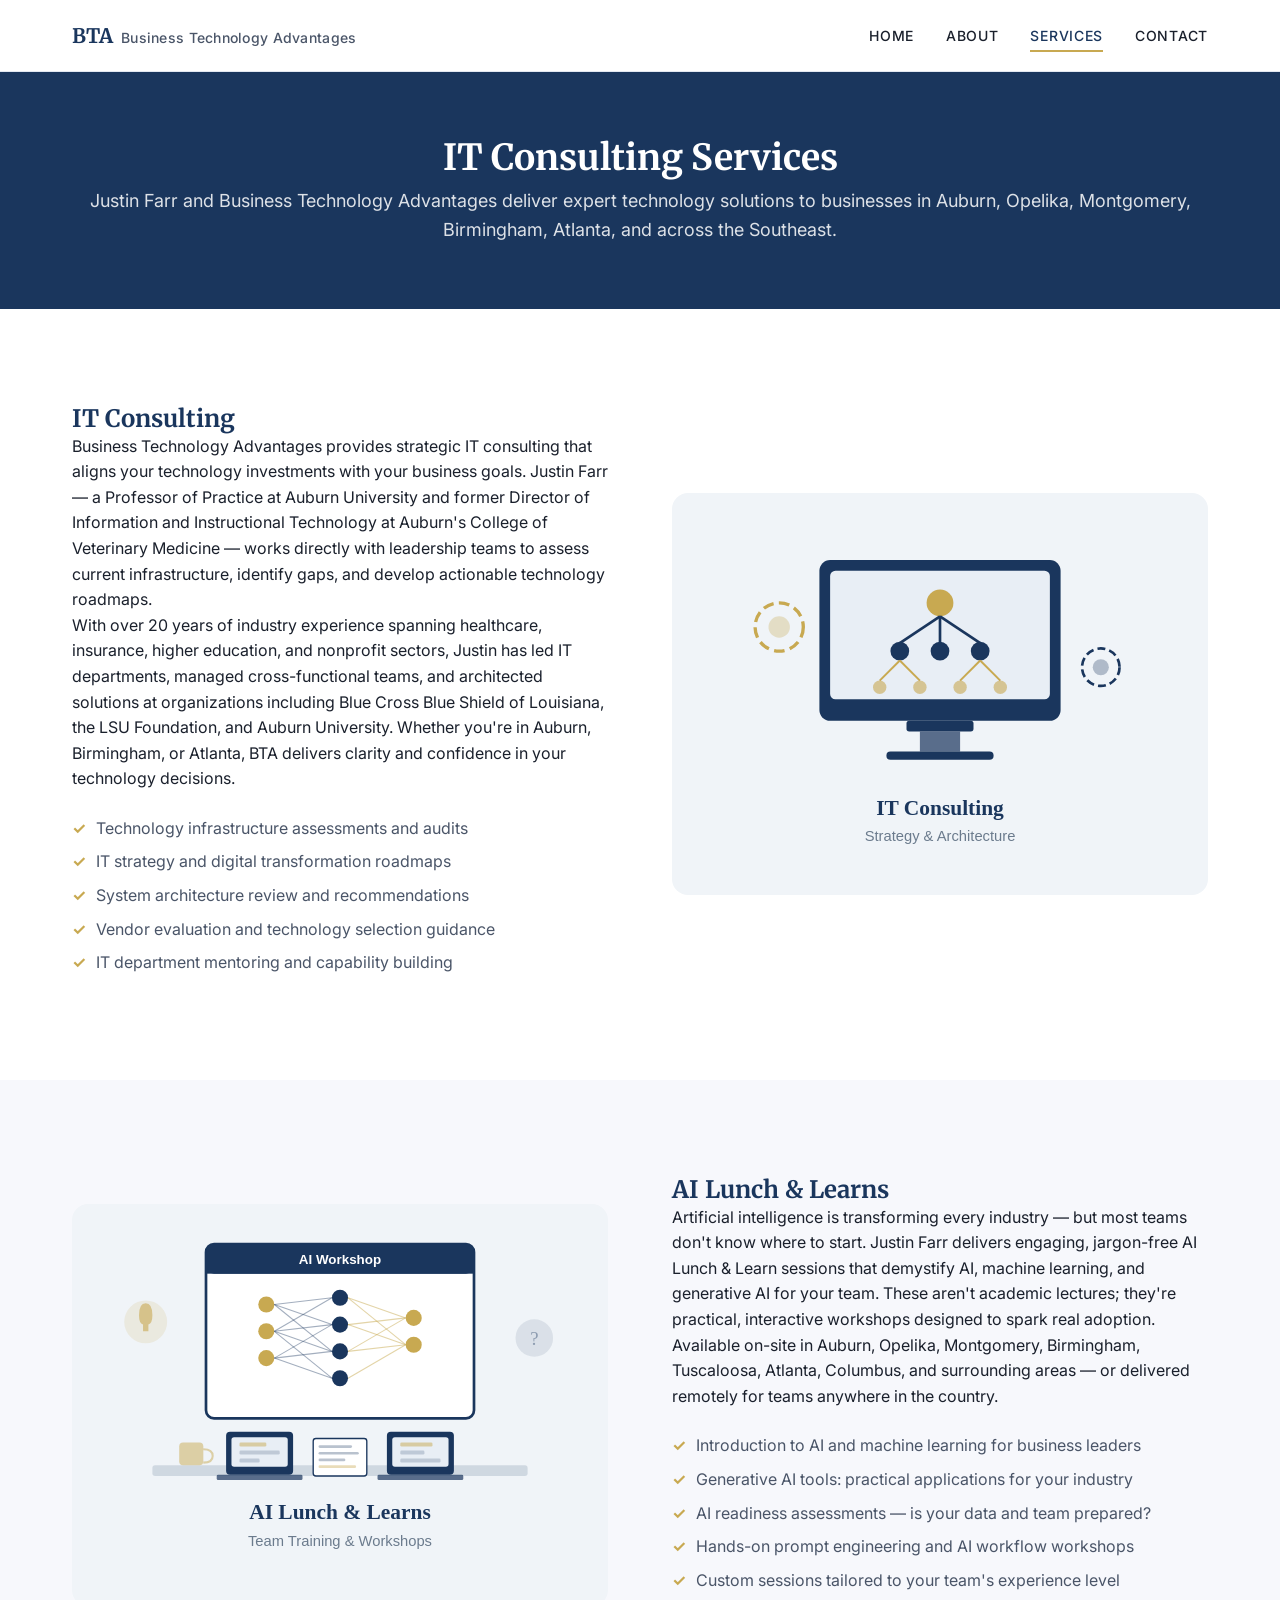
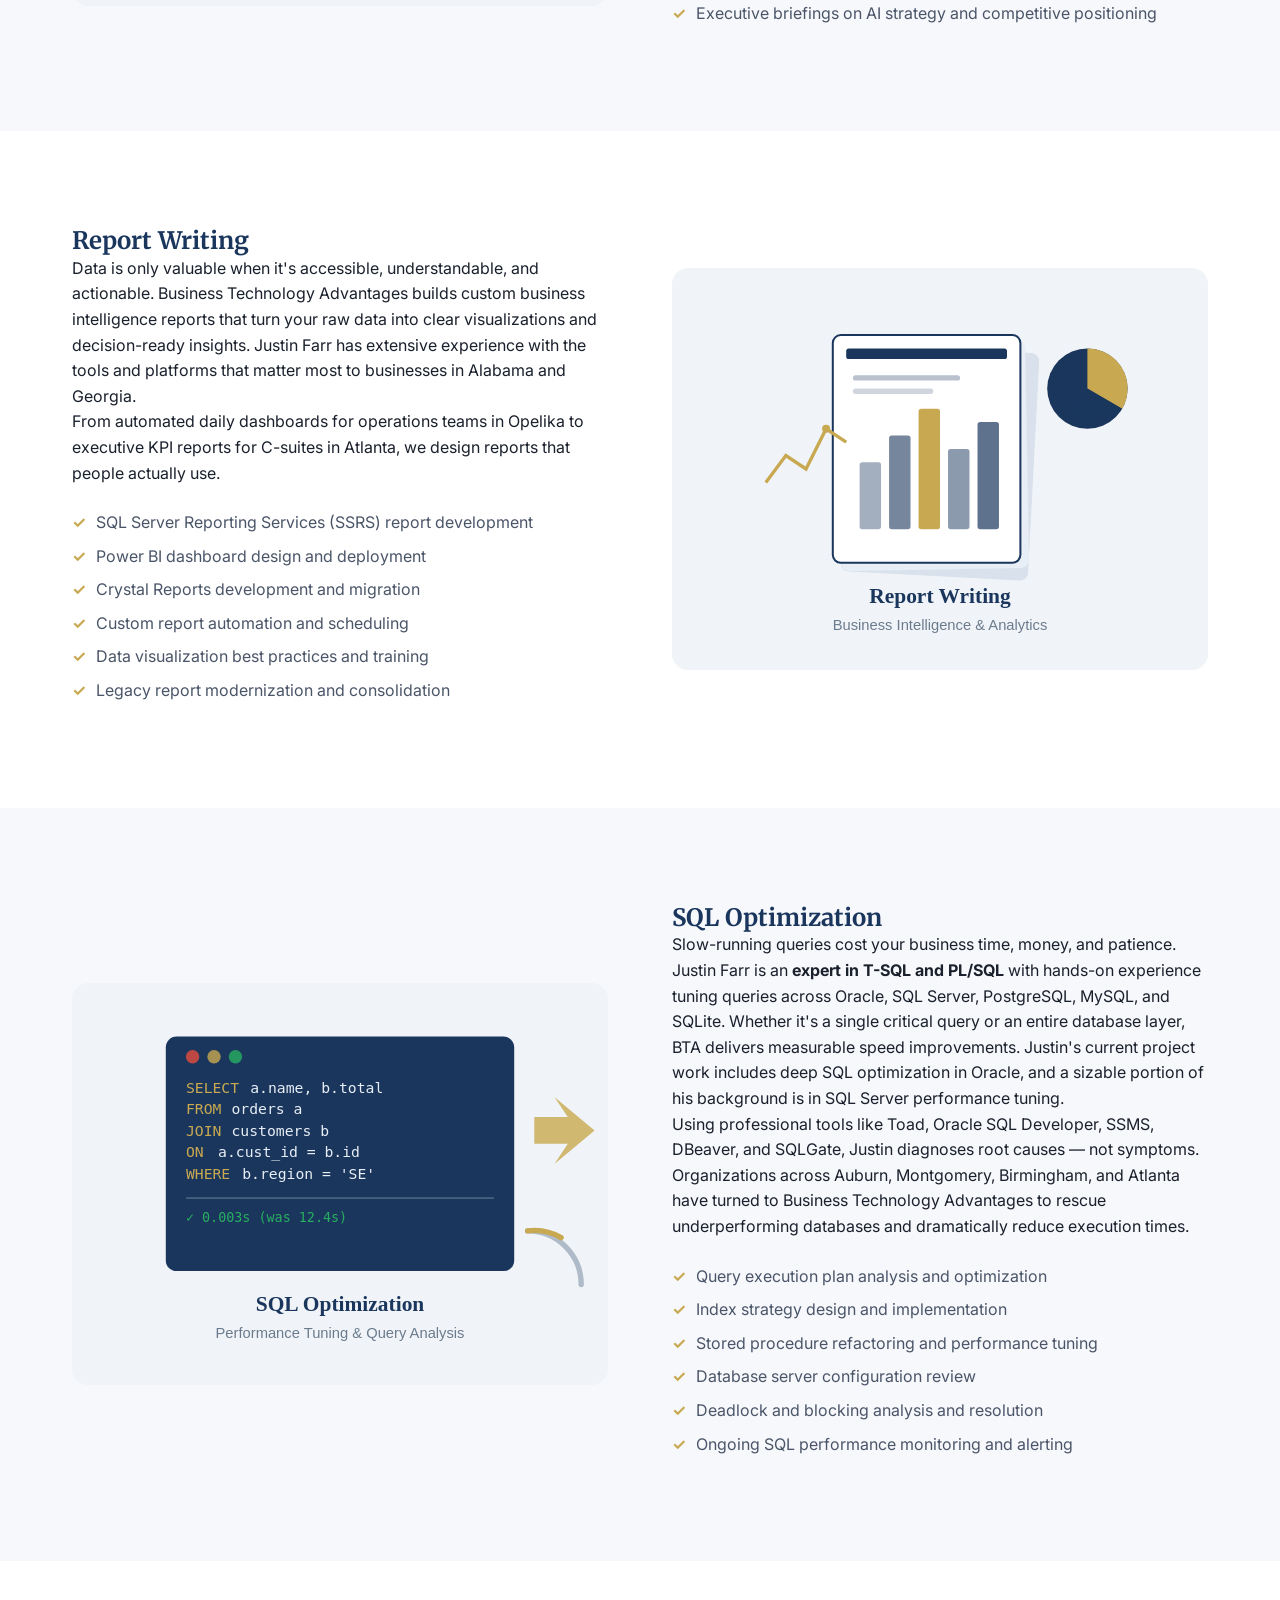
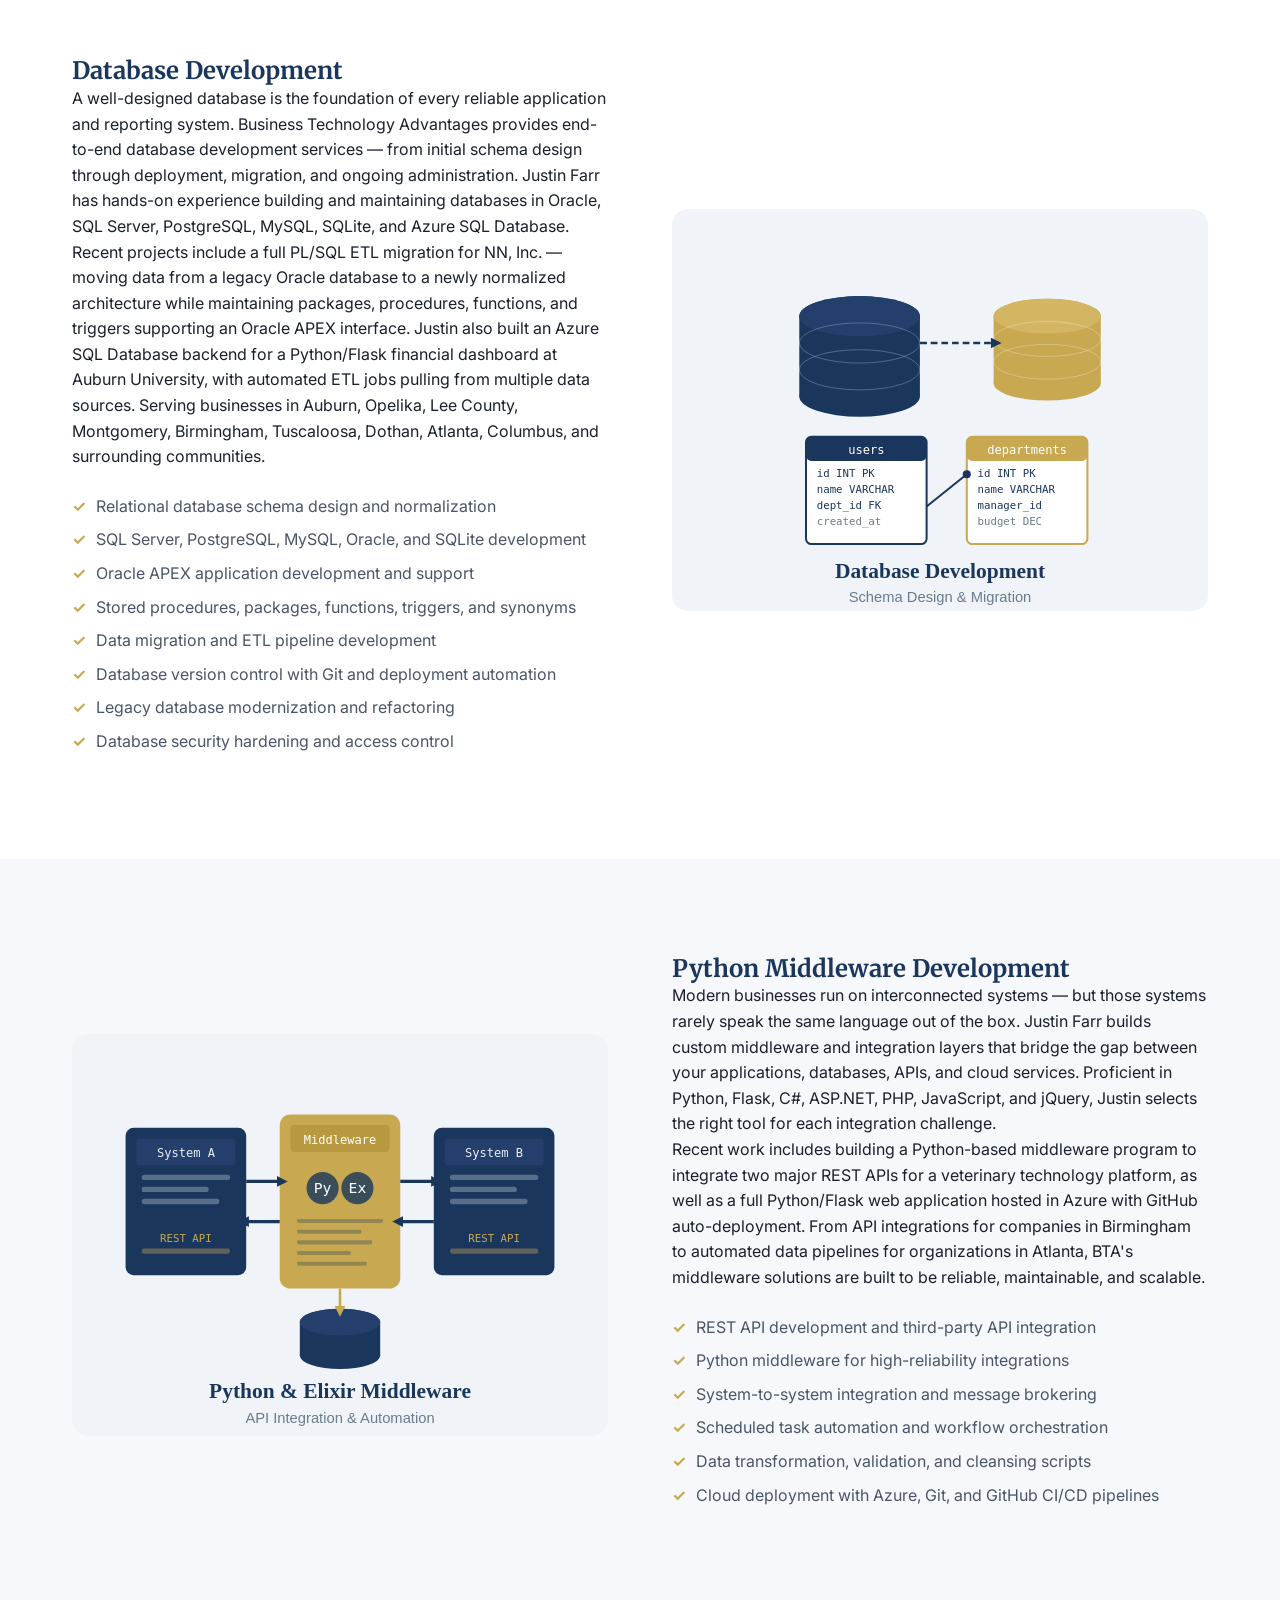
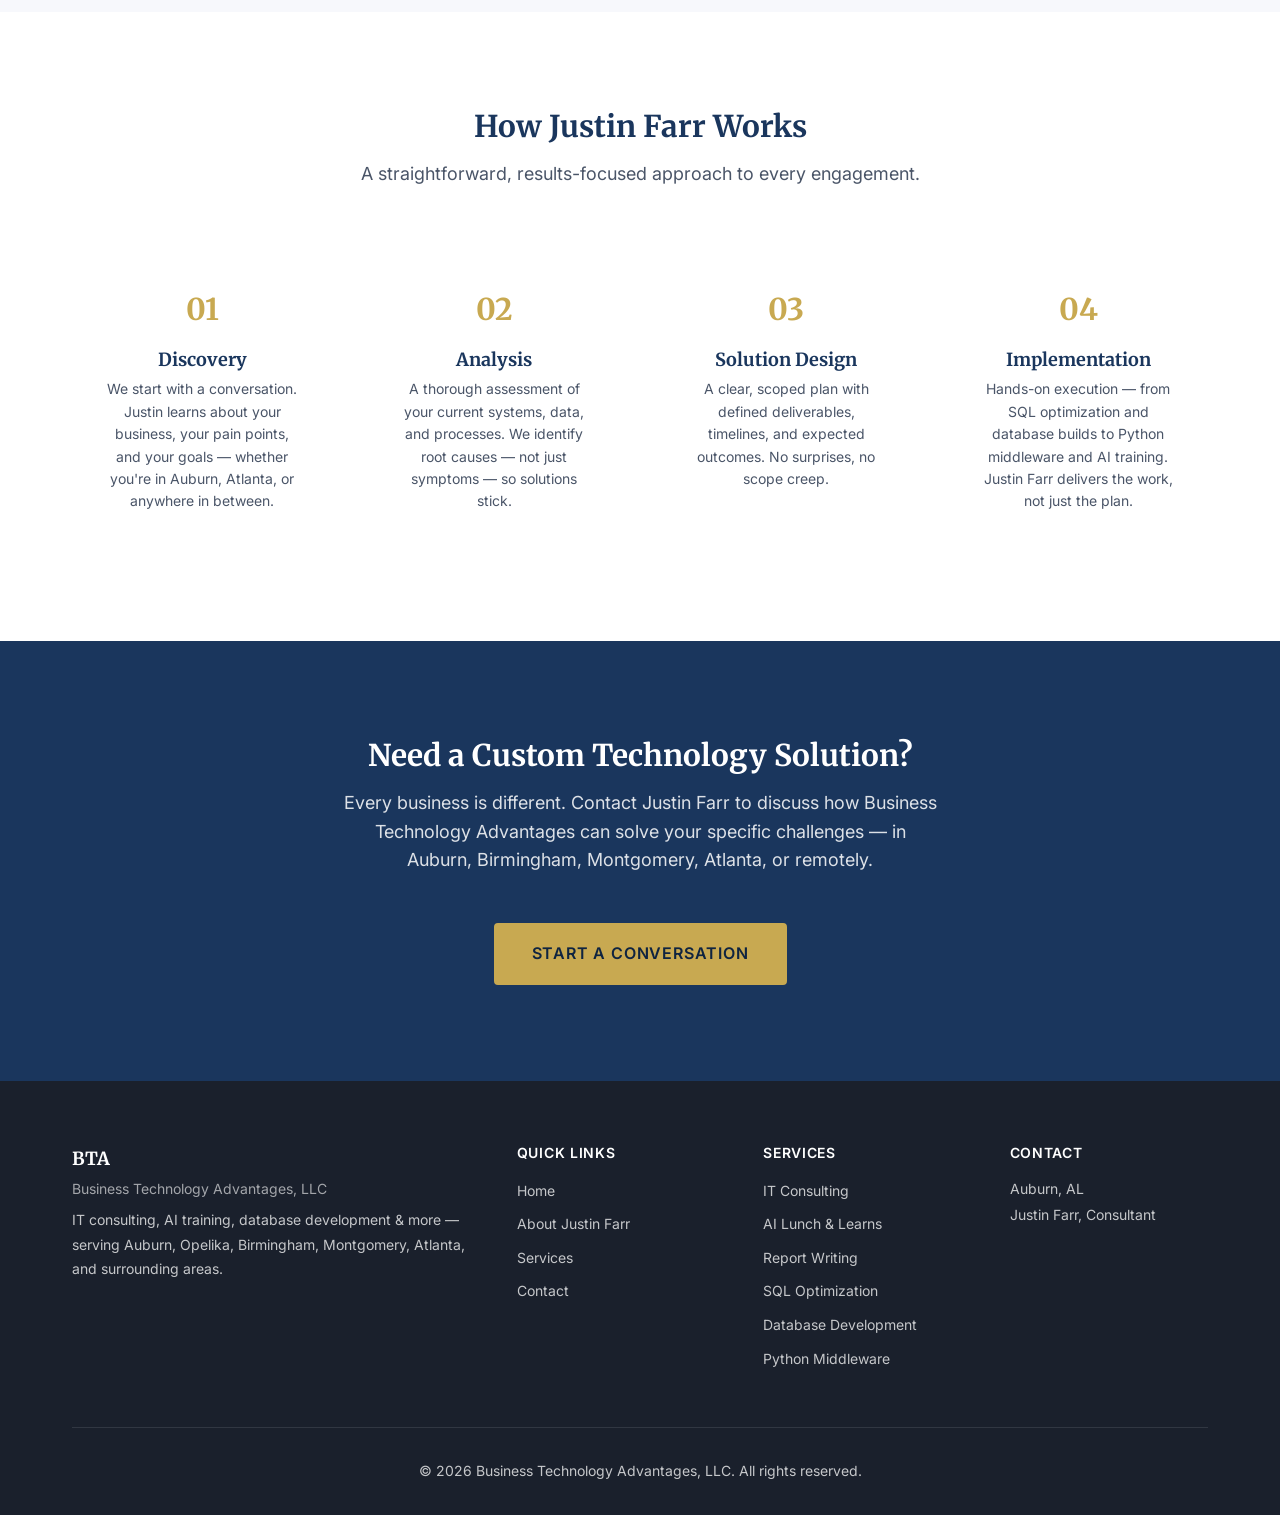
<file: services.html>
<!DOCTYPE html>
<html lang="en">
<head>
    <meta charset="UTF-8">
    <meta name="viewport" content="width=device-width, initial-scale=1.0">
    <meta name="description" content="IT consulting, database development, and Python middleware by Business Technology Advantages — serving Auburn, AL and the Southeast.">
    <meta name="keywords" content="Oracle consultant Auburn AL, PL/SQL optimization, T-SQL performance tuning, SQL Server consulting, REST API development, Python middleware, Flask developer, Azure SQL Database, database migration, ETL developer, SSIS consultant, Power BI consultant, SSRS developer, Crystal Reports, Jasper Reports, Oracle APEX developer, AI lunch and learn, database development Birmingham AL, API integration Atlanta GA, SQL optimization Montgomery AL, Justin Farr IT consultant">
    <meta name="robots" content="index, follow">

    <meta property="og:type" content="website">
    <meta property="og:title" content="Services — Business Technology Advantages, LLC | Justin Farr">
    <meta property="og:description" content="IT consulting, database development, and Python middleware by Business Technology Advantages — serving Auburn, AL and the Southeast.">
    <meta property="og:url" content="https://businesstechadvantages.com/services.html">
    <meta property="og:image" content="https://businesstechadvantages.com/images/og-image.png">

    <!-- Twitter Card -->
    <meta name="twitter:card" content="summary_large_image">
    <meta name="twitter:title" content="Services — Business Technology Advantages, LLC | Justin Farr">
    <meta name="twitter:description" content="IT consulting, database development, and Python middleware by Business Technology Advantages — serving Auburn, AL and the Southeast.">
    <meta name="twitter:image" content="https://businesstechadvantages.com/images/og-image.png">

    <title>IT Consulting Services — Business Technology Advantages</title>

    <link rel="canonical" href="https://businesstechadvantages.com/services.html">
    <link rel="icon" href="favicon.ico" sizes="32x32">
    <link rel="icon" href="favicon.svg" type="image/svg+xml">
    <link rel="icon" type="image/png" sizes="32x32" href="favicon-32x32.png">
    <link rel="icon" type="image/png" sizes="16x16" href="favicon-16x16.png">
    <link rel="apple-touch-icon" sizes="180x180" href="apple-touch-icon.png">
    <link rel="manifest" href="site.webmanifest">
    <meta name="theme-color" content="#1a365d">
    <link rel="preconnect" href="https://fonts.googleapis.com">
    <link rel="preconnect" href="https://fonts.gstatic.com" crossorigin>
    <link href="https://fonts.googleapis.com/css2?family=Inter:wght@400;500;600;700&family=Merriweather:wght@400;700&display=swap" rel="stylesheet">
    <link rel="stylesheet" href="css/styles.css">

    <script type="application/ld+json">
    {
        "@context": "https://schema.org",
        "@type": "Service",
        "provider": {
            "@type": "Organization",
            "name": "Business Technology Advantages, LLC",
            "founder": { "@type": "Person", "name": "Justin Farr" }
        },
        "areaServed": ["Auburn, AL", "Opelika, AL", "Montgomery, AL", "Birmingham, AL", "Atlanta, GA", "Columbus, GA", "Tuscaloosa, AL", "Dothan, AL", "Huntsville, AL"],
        "serviceType": "IT Consulting",
        "description": "IT consulting, AI lunch & learns, report writing, SQL optimization, database development, and Python middleware services."
    }
    </script>
</head>
<body>
    <a href="#main-content" class="skip-link">Skip to main content</a>

    <!-- Header -->
    <header class="site-header" role="banner">
        <div class="container">
            <div class="header-inner">
                <a href="index.html" class="logo" aria-label="Business Technology Advantages Home">
                    <span class="logo-text">BTA</span>
                    <span class="logo-name">Business Technology Advantages</span>
                </a>
                <nav class="main-nav" role="navigation" aria-label="Main navigation">
                    <button class="nav-toggle" aria-expanded="false" aria-controls="nav-menu" aria-label="Toggle navigation">
                        <span class="hamburger"></span>
                    </button>
                    <ul id="nav-menu" class="nav-menu">
                        <li><a href="index.html" class="nav-link">Home</a></li>
                        <li><a href="about.html" class="nav-link">About</a></li>
                        <li><a href="services.html" class="nav-link active" aria-current="page">Services</a></li>
                        <li><a href="contact.html" class="nav-link">Contact</a></li>
                    </ul>
                </nav>
            </div>
        </div>
    </header>

    <!-- Main Content -->
    <main id="main-content">
        <!-- Page Hero -->
        <section class="page-hero" aria-labelledby="page-heading">
            <div class="container">
                <h1 id="page-heading">IT Consulting Services</h1>
                <p class="page-subtitle">Justin Farr and Business Technology Advantages deliver expert technology solutions to businesses in Auburn, Opelika, Montgomery, Birmingham, Atlanta, and across the Southeast.</p>
            </div>
        </section>

        <!-- IT Consulting -->
        <section class="section" id="it-consulting" aria-labelledby="it-consulting-heading">
            <div class="container">
                <div class="two-column">
                    <div class="column-text">
                        <h2 id="it-consulting-heading">IT Consulting</h2>
                        <p>Business Technology Advantages provides strategic IT consulting that aligns your technology investments with your business goals. Justin Farr — a Professor of Practice at Auburn University and former Director of Information and Instructional Technology at Auburn's College of Veterinary Medicine — works directly with leadership teams to assess current infrastructure, identify gaps, and develop actionable technology roadmaps.</p>
                        <p>With over 20 years of industry experience spanning healthcare, insurance, higher education, and nonprofit sectors, Justin has led IT departments, managed cross-functional teams, and architected solutions at organizations including Blue Cross Blue Shield of Louisiana, the LSU Foundation, and Auburn University. Whether you're in Auburn, Birmingham, or Atlanta, BTA delivers clarity and confidence in your technology decisions.</p>
                        <ul class="service-features">
                            <li>Technology infrastructure assessments and audits</li>
                            <li>IT strategy and digital transformation roadmaps</li>
                            <li>System architecture review and recommendations</li>
                            <li>Vendor evaluation and technology selection guidance</li>
                            <li>IT department mentoring and capability building</li>
                        </ul>
                    </div>
                    <div class="column-media">
                        <img src="images/service-it-consulting.svg" alt="IT Consulting services — strategy and architecture" class="service-image" width="400" height="300" loading="lazy">
                    </div>
                </div>
            </div>
        </section>

        <!-- AI Lunch & Learns -->
        <section class="section section-alt" id="ai-lunch-learns" aria-labelledby="ai-heading">
            <div class="container">
                <div class="two-column reverse">
                    <div class="column-text">
                        <h2 id="ai-heading">AI Lunch &amp; Learns</h2>
                        <p>Artificial intelligence is transforming every industry — but most teams don't know where to start. Justin Farr delivers engaging, jargon-free AI Lunch &amp; Learn sessions that demystify AI, machine learning, and generative AI for your team. These aren't academic lectures; they're practical, interactive workshops designed to spark real adoption.</p>
                        <p>Available on-site in Auburn, Opelika, Montgomery, Birmingham, Tuscaloosa, Atlanta, Columbus, and surrounding areas — or delivered remotely for teams anywhere in the country.</p>
                        <ul class="service-features">
                            <li>Introduction to AI and machine learning for business leaders</li>
                            <li>Generative AI tools: practical applications for your industry</li>
                            <li>AI readiness assessments — is your data and team prepared?</li>
                            <li>Hands-on prompt engineering and AI workflow workshops</li>
                            <li>Custom sessions tailored to your team's experience level</li>
                            <li>Executive briefings on AI strategy and competitive positioning</li>
                        </ul>
                    </div>
                    <div class="column-media">
                        <img src="images/service-ai-training.svg" alt="AI Lunch and Learn training session" class="service-image" width="400" height="300" loading="lazy">
                    </div>
                </div>
            </div>
        </section>

        <!-- Report Writing -->
        <section class="section" id="report-writing" aria-labelledby="reports-heading">
            <div class="container">
                <div class="two-column">
                    <div class="column-text">
                        <h2 id="reports-heading">Report Writing</h2>
                        <p>Data is only valuable when it's accessible, understandable, and actionable. Business Technology Advantages builds custom business intelligence reports that turn your raw data into clear visualizations and decision-ready insights. Justin Farr has extensive experience with the tools and platforms that matter most to businesses in Alabama and Georgia.</p>
                        <p>From automated daily dashboards for operations teams in Opelika to executive KPI reports for C-suites in Atlanta, we design reports that people actually use.</p>
                        <ul class="service-features">
                            <li>SQL Server Reporting Services (SSRS) report development</li>
                            <li>Power BI dashboard design and deployment</li>
                            <li>Crystal Reports development and migration</li>
                            <li>Custom report automation and scheduling</li>
                            <li>Data visualization best practices and training</li>
                            <li>Legacy report modernization and consolidation</li>
                        </ul>
                    </div>
                    <div class="column-media">
                        <img src="images/service-report-writing.svg" alt="Report writing and business intelligence" class="service-image" width="400" height="300" loading="lazy">
                    </div>
                </div>
            </div>
        </section>

        <!-- SQL Optimization -->
        <section class="section section-alt" id="sql-optimization" aria-labelledby="sql-heading">
            <div class="container">
                <div class="two-column reverse">
                    <div class="column-text">
                        <h2 id="sql-heading">SQL Optimization</h2>
                        <p>Slow-running queries cost your business time, money, and patience. Justin Farr is an <strong>expert in T-SQL and PL/SQL</strong> with hands-on experience tuning queries across Oracle, SQL Server, PostgreSQL, MySQL, and SQLite. Whether it's a single critical query or an entire database layer, BTA delivers measurable speed improvements. Justin's current project work includes deep SQL optimization in Oracle, and a sizable portion of his background is in SQL Server performance tuning.</p>
                        <p>Using professional tools like Toad, Oracle SQL Developer, SSMS, DBeaver, and SQLGate, Justin diagnoses root causes — not symptoms. Organizations across Auburn, Montgomery, Birmingham, and Atlanta have turned to Business Technology Advantages to rescue underperforming databases and dramatically reduce execution times.</p>
                        <ul class="service-features">
                            <li>Query execution plan analysis and optimization</li>
                            <li>Index strategy design and implementation</li>
                            <li>Stored procedure refactoring and performance tuning</li>
                            <li>Database server configuration review</li>
                            <li>Deadlock and blocking analysis and resolution</li>
                            <li>Ongoing SQL performance monitoring and alerting</li>
                        </ul>
                    </div>
                    <div class="column-media">
                        <img src="images/service-sql-optimization.svg" alt="SQL optimization and query tuning" class="service-image" width="400" height="300" loading="lazy">
                    </div>
                </div>
            </div>
        </section>

        <!-- Database Development -->
        <section class="section" id="database-development" aria-labelledby="db-heading">
            <div class="container">
                <div class="two-column">
                    <div class="column-text">
                        <h2 id="db-heading">Database Development</h2>
                        <p>A well-designed database is the foundation of every reliable application and reporting system. Business Technology Advantages provides end-to-end database development services — from initial schema design through deployment, migration, and ongoing administration. Justin Farr has hands-on experience building and maintaining databases in Oracle, SQL Server, PostgreSQL, MySQL, SQLite, and Azure SQL Database.</p>
                        <p>Recent projects include a full PL/SQL ETL migration for NN, Inc. — moving data from a legacy Oracle database to a newly normalized architecture while maintaining packages, procedures, functions, and triggers supporting an Oracle APEX interface. Justin also built an Azure SQL Database backend for a Python/Flask financial dashboard at Auburn University, with automated ETL jobs pulling from multiple data sources. Serving businesses in Auburn, Opelika, Lee County, Montgomery, Birmingham, Tuscaloosa, Dothan, Atlanta, Columbus, and surrounding communities.</p>
                        <ul class="service-features">
                            <li>Relational database schema design and normalization</li>
                            <li>SQL Server, PostgreSQL, MySQL, Oracle, and SQLite development</li>
                            <li>Oracle APEX application development and support</li>
                            <li>Stored procedures, packages, functions, triggers, and synonyms</li>
                            <li>Data migration and ETL pipeline development</li>
                            <li>Database version control with Git and deployment automation</li>
                            <li>Legacy database modernization and refactoring</li>
                            <li>Database security hardening and access control</li>
                        </ul>
                    </div>
                    <div class="column-media">
                        <img src="images/service-database-development.svg" alt="Database development and architecture" class="service-image" width="400" height="300" loading="lazy">
                    </div>
                </div>
            </div>
        </section>

        <!-- Python Middleware -->
        <section class="section section-alt" id="python-middleware" aria-labelledby="python-heading">
            <div class="container">
                <div class="two-column reverse">
                    <div class="column-text">
                        <h2 id="python-heading">Python Middleware Development</h2>
                        <p>Modern businesses run on interconnected systems — but those systems rarely speak the same language out of the box. Justin Farr builds custom middleware and integration layers that bridge the gap between your applications, databases, APIs, and cloud services. Proficient in Python, Flask, C#, ASP.NET, PHP, JavaScript, and jQuery, Justin selects the right tool for each integration challenge.</p>
                        <p>Recent work includes building a Python-based middleware program to integrate two major REST APIs for a veterinary technology platform, as well as a full Python/Flask web application hosted in Azure with GitHub auto-deployment. From API integrations for companies in Birmingham to automated data pipelines for organizations in Atlanta, BTA's middleware solutions are built to be reliable, maintainable, and scalable.</p>
                        <ul class="service-features">
                            <li>REST API development and third-party API integration</li>
                            <li>Python middleware for high-reliability integrations</li>
                            <li>System-to-system integration and message brokering</li>
                            <li>Scheduled task automation and workflow orchestration</li>
                            <li>Data transformation, validation, and cleansing scripts</li>
                            <li>Cloud deployment with Azure, Git, and GitHub CI/CD pipelines</li>
                        </ul>
                    </div>
                    <div class="column-media">
                        <img src="images/service-python-middleware.svg" alt="Python middleware and integration development" class="service-image" width="400" height="300" loading="lazy">
                    </div>
                </div>
            </div>
        </section>

        <!-- Process Section -->
        <section class="section" aria-labelledby="process-heading">
            <div class="container">
                <div class="section-header">
                    <h2 id="process-heading">How Justin Farr Works</h2>
                    <p class="section-subtitle">A straightforward, results-focused approach to every engagement.</p>
                </div>
                <div class="process-steps">
                    <div class="step">
                        <span class="step-number">01</span>
                        <h3>Discovery</h3>
                        <p>We start with a conversation. Justin learns about your business, your pain points, and your goals — whether you're in Auburn, Atlanta, or anywhere in between.</p>
                    </div>
                    <div class="step">
                        <span class="step-number">02</span>
                        <h3>Analysis</h3>
                        <p>A thorough assessment of your current systems, data, and processes. We identify root causes — not just symptoms — so solutions stick.</p>
                    </div>
                    <div class="step">
                        <span class="step-number">03</span>
                        <h3>Solution Design</h3>
                        <p>A clear, scoped plan with defined deliverables, timelines, and expected outcomes. No surprises, no scope creep.</p>
                    </div>
                    <div class="step">
                        <span class="step-number">04</span>
                        <h3>Implementation</h3>
                        <p>Hands-on execution — from SQL optimization and database builds to Python middleware and AI training. Justin Farr delivers the work, not just the plan.</p>
                    </div>
                </div>
            </div>
        </section>

        <!-- CTA Section -->
        <section class="section cta-section" aria-labelledby="services-cta-heading">
            <div class="container">
                <div class="cta-content">
                    <h2 id="services-cta-heading">Need a Custom Technology Solution?</h2>
                    <p>Every business is different. Contact Justin Farr to discuss how Business Technology Advantages can solve your specific challenges — in Auburn, Birmingham, Montgomery, Atlanta, or remotely.</p>
                    <a href="contact.html" class="btn btn-primary btn-lg">Start a Conversation</a>
                </div>
            </div>
        </section>
    </main>

    <!-- Footer -->
    <footer class="site-footer" role="contentinfo">
        <div class="container">
            <div class="footer-grid">
                <div class="footer-brand">
                    <span class="logo-text">BTA</span>
                    <p class="footer-company">Business Technology Advantages, LLC</p>
                    <p class="footer-tagline">IT consulting, AI training, database development &amp; more — serving Auburn, Opelika, Birmingham, Montgomery, Atlanta, and surrounding areas.</p>
                </div>
                <div class="footer-nav">
                    <h4>Quick Links</h4>
                    <ul>
                        <li><a href="index.html">Home</a></li>
                        <li><a href="about.html">About Justin Farr</a></li>
                        <li><a href="services.html">Services</a></li>
                        <li><a href="contact.html">Contact</a></li>
                    </ul>
                </div>
                <div class="footer-services">
                    <h4>Services</h4>
                    <ul>
                        <li><a href="services.html#it-consulting">IT Consulting</a></li>
                        <li><a href="services.html#ai-lunch-learns">AI Lunch &amp; Learns</a></li>
                        <li><a href="services.html#report-writing">Report Writing</a></li>
                        <li><a href="services.html#sql-optimization">SQL Optimization</a></li>
                        <li><a href="services.html#database-development">Database Development</a></li>
                        <li><a href="services.html#python-middleware">Python Middleware</a></li>
                    </ul>
                </div>
                <div class="footer-contact">
                    <h4>Contact</h4>
                    <address>
                        <p>Auburn, AL</p>
                        <p>Justin Farr, Consultant</p>
                    </address>
                </div>
            </div>
            <div class="footer-bottom">
                <p>&copy; <span id="current-year"></span> Business Technology Advantages, LLC. All rights reserved.</p>
            </div>
        </div>
    </footer>

    <script src="js/main.js" defer></script>
</body>
</html>
</file>
<file: css/styles.css>
/* ==========================================================================
   CSS Custom Properties (Design Tokens)
   ========================================================================== */
:root {
    /* Colors */
    --color-primary: #1a365d;
    --color-primary-dark: #0f2440;
    --color-primary-light: #2a5298;
    --color-accent: #c8a951;
    --color-accent-dark: #b08d30;

    --color-text: #1a202c;
    --color-text-light: #4a5568;
    --color-text-muted: #718096;

    --color-bg: #ffffff;
    --color-bg-alt: #f7f8fc;
    --color-bg-dark: #1a202c;

    --color-border: #e2e8f0;
    --color-white: #ffffff;
    --color-success: #38a169;
    --color-error: #e53e3e;

    /* Typography */
    --font-heading: 'Merriweather', Georgia, serif;
    --font-body: 'Inter', -apple-system, BlinkMacSystemFont, 'Segoe UI', sans-serif;

    --text-xs: 0.75rem;
    --text-sm: 0.875rem;
    --text-base: 1rem;
    --text-lg: 1.125rem;
    --text-xl: 1.25rem;
    --text-2xl: 1.5rem;
    --text-3xl: 1.875rem;
    --text-4xl: 2.25rem;
    --text-5xl: 3rem;

    --leading-tight: 1.2;
    --leading-normal: 1.6;
    --leading-relaxed: 1.75;

    /* Spacing */
    --space-xs: 0.25rem;
    --space-sm: 0.5rem;
    --space-md: 1rem;
    --space-lg: 1.5rem;
    --space-xl: 2rem;
    --space-2xl: 3rem;
    --space-3xl: 4rem;
    --space-4xl: 6rem;

    /* Layout */
    --container-max: 1200px;
    --container-narrow: 800px;

    /* Borders & Shadows */
    --radius-sm: 4px;
    --radius-md: 8px;
    --radius-lg: 12px;
    --shadow-sm: 0 1px 3px rgba(0, 0, 0, 0.08);
    --shadow-md: 0 4px 12px rgba(0, 0, 0, 0.1);
    --shadow-lg: 0 10px 30px rgba(0, 0, 0, 0.12);

    /* Transitions */
    --transition-fast: 150ms ease;
    --transition-base: 250ms ease;
    --transition-slow: 400ms ease;

    /* Header */
    --header-height: 72px;
}

/* ==========================================================================
   Reset & Base
   ========================================================================== */
*,
*::before,
*::after {
    box-sizing: border-box;
    margin: 0;
    padding: 0;
}

html {
    scroll-behavior: smooth;
    -webkit-text-size-adjust: 100%;
}

body {
    font-family: var(--font-body);
    font-size: var(--text-base);
    line-height: var(--leading-normal);
    color: var(--color-text);
    background-color: var(--color-bg);
    -webkit-font-smoothing: antialiased;
    -moz-osx-font-smoothing: grayscale;
}

img {
    max-width: 100%;
    height: auto;
    display: block;
}

a {
    color: var(--color-primary-light);
    text-decoration: none;
    transition: color var(--transition-fast);
}

a:hover {
    color: var(--color-primary-dark);
}

a:focus-visible {
    outline: 2px solid var(--color-primary-light);
    outline-offset: 2px;
    border-radius: var(--radius-sm);
}

ul, ol {
    list-style: none;
}

h1, h2, h3, h4, h5, h6 {
    font-family: var(--font-heading);
    line-height: var(--leading-tight);
    color: var(--color-primary);
}

/* ==========================================================================
   Accessibility
   ========================================================================== */
.skip-link {
    position: absolute;
    top: -100%;
    left: var(--space-md);
    background: var(--color-primary);
    color: var(--color-white);
    padding: var(--space-sm) var(--space-md);
    border-radius: var(--radius-sm);
    z-index: 1000;
    font-weight: 600;
}

.skip-link:focus {
    top: var(--space-md);
}

.sr-only {
    position: absolute;
    width: 1px;
    height: 1px;
    padding: 0;
    margin: -1px;
    overflow: hidden;
    clip: rect(0, 0, 0, 0);
    white-space: nowrap;
    border: 0;
}

/* ==========================================================================
   Layout
   ========================================================================== */
.container {
    width: 100%;
    max-width: var(--container-max);
    margin: 0 auto;
    padding: 0 var(--space-xl);
}

.section {
    padding: var(--space-4xl) 0;
}

.section-alt {
    background-color: var(--color-bg-alt);
}

.section-header {
    text-align: center;
    margin-bottom: var(--space-3xl);
}

.section-header h2 {
    font-size: var(--text-3xl);
    margin-bottom: var(--space-md);
}

.section-subtitle {
    font-size: var(--text-lg);
    color: var(--color-text-light);
    max-width: 600px;
    margin: 0 auto;
}

/* Two Column Layout */
.two-column {
    display: grid;
    grid-template-columns: 1fr 1fr;
    gap: var(--space-3xl);
    align-items: center;
}

.two-column.reverse .column-media {
    order: -1;
}

/* ==========================================================================
   Header
   ========================================================================== */
.site-header {
    position: sticky;
    top: 0;
    z-index: 100;
    background-color: var(--color-white);
    border-bottom: 1px solid var(--color-border);
    height: var(--header-height);
    display: flex;
    align-items: center;
}

.header-inner {
    display: flex;
    align-items: center;
    justify-content: space-between;
}

.logo {
    text-decoration: none;
    display: flex;
    align-items: baseline;
    gap: var(--space-sm);
}

.logo-text {
    font-family: var(--font-heading);
    font-size: var(--text-xl);
    font-weight: 700;
    color: var(--color-primary);
}

.logo-name {
    font-family: var(--font-body);
    font-size: var(--text-sm);
    font-weight: 500;
    color: var(--color-text-light);
    letter-spacing: 0.02em;
}

.nav-menu {
    display: flex;
    gap: var(--space-xl);
}

.nav-link {
    font-size: var(--text-sm);
    font-weight: 500;
    color: var(--color-text);
    text-transform: uppercase;
    letter-spacing: 0.05em;
    padding: var(--space-sm) 0;
    position: relative;
}

.nav-link::after {
    content: '';
    position: absolute;
    bottom: 0;
    left: 0;
    width: 0;
    height: 2px;
    background-color: var(--color-accent);
    transition: width var(--transition-base);
}

.nav-link:hover::after,
.nav-link.active::after {
    width: 100%;
}

.nav-link:hover,
.nav-link.active {
    color: var(--color-primary);
}

/* Mobile Nav Toggle */
.nav-toggle {
    display: none;
    background: none;
    border: none;
    cursor: pointer;
    padding: var(--space-sm);
}

.hamburger {
    display: block;
    width: 24px;
    height: 2px;
    background-color: var(--color-text);
    position: relative;
    transition: background-color var(--transition-fast);
}

.hamburger::before,
.hamburger::after {
    content: '';
    position: absolute;
    left: 0;
    width: 24px;
    height: 2px;
    background-color: var(--color-text);
    transition: transform var(--transition-base);
}

.hamburger::before {
    top: -7px;
}

.hamburger::after {
    top: 7px;
}

/* Hamburger active state */
.nav-toggle[aria-expanded="true"] .hamburger {
    background-color: transparent;
}

.nav-toggle[aria-expanded="true"] .hamburger::before {
    transform: rotate(45deg) translate(5px, 5px);
}

.nav-toggle[aria-expanded="true"] .hamburger::after {
    transform: rotate(-45deg) translate(5px, -5px);
}

/* ==========================================================================
   Hero
   ========================================================================== */
.hero {
    background-color: var(--color-primary);
    color: var(--color-white);
    padding: var(--space-4xl) 0;
    min-height: 70vh;
    display: flex;
    align-items: center;
}

.hero-content {
    max-width: 700px;
}

.hero h1 {
    font-size: var(--text-5xl);
    color: var(--color-white);
    margin-bottom: var(--space-lg);
}

.hero-subtitle {
    font-size: var(--text-xl);
    color: rgba(255, 255, 255, 0.85);
    margin-bottom: var(--space-2xl);
    line-height: var(--leading-relaxed);
}

.hero-cta {
    display: flex;
    gap: var(--space-md);
    flex-wrap: wrap;
}

/* Page Hero (inner pages) */
.page-hero {
    background-color: var(--color-primary);
    color: var(--color-white);
    padding: var(--space-3xl) 0;
    text-align: center;
}

.page-hero h1 {
    font-size: var(--text-4xl);
    color: var(--color-white);
    margin-bottom: var(--space-sm);
}

.page-subtitle {
    font-size: var(--text-lg);
    color: rgba(255, 255, 255, 0.85);
}

/* ==========================================================================
   Buttons
   ========================================================================== */
.btn {
    display: inline-block;
    padding: 0.75rem 1.75rem;
    font-family: var(--font-body);
    font-size: var(--text-sm);
    font-weight: 600;
    text-transform: uppercase;
    letter-spacing: 0.05em;
    border: 2px solid transparent;
    border-radius: var(--radius-sm);
    cursor: pointer;
    transition: all var(--transition-base);
    text-align: center;
    text-decoration: none;
}

.btn:focus-visible {
    outline: 2px solid var(--color-accent);
    outline-offset: 2px;
}

.btn-primary {
    background-color: var(--color-accent);
    color: var(--color-primary-dark);
    border-color: var(--color-accent);
}

.btn-primary:hover {
    background-color: var(--color-accent-dark);
    border-color: var(--color-accent-dark);
    color: var(--color-white);
}

.btn-secondary {
    background-color: transparent;
    color: var(--color-white);
    border-color: var(--color-white);
}

.btn-secondary:hover {
    background-color: var(--color-white);
    color: var(--color-primary);
}

.btn-lg {
    padding: 1rem 2.25rem;
    font-size: var(--text-base);
}

/* ==========================================================================
   Cards
   ========================================================================== */
.services-grid {
    display: grid;
    grid-template-columns: repeat(3, 1fr);
    gap: var(--space-xl);
}

.service-card {
    background-color: var(--color-white);
    border: 1px solid var(--color-border);
    border-radius: var(--radius-md);
    padding: var(--space-2xl);
    text-align: center;
    transition: box-shadow var(--transition-base), transform var(--transition-base);
}

.service-card:hover {
    box-shadow: var(--shadow-lg);
    transform: translateY(-4px);
}

.service-icon {
    color: var(--color-accent);
    margin-bottom: var(--space-lg);
}

.service-card h3 {
    font-size: var(--text-xl);
    margin-bottom: var(--space-md);
}

.service-card p {
    color: var(--color-text-light);
    margin-bottom: var(--space-lg);
    min-height: 1.5em;
}

.card-link {
    font-weight: 600;
    font-size: var(--text-sm);
    color: var(--color-primary-light);
    text-transform: uppercase;
    letter-spacing: 0.05em;
}

.card-link:hover {
    color: var(--color-accent);
}

/* ==========================================================================
   Features / Values Grid
   ========================================================================== */
.features-grid,
.values-grid {
    display: grid;
    grid-template-columns: repeat(2, 1fr);
    gap: var(--space-2xl);
}

.feature,
.value-item {
    padding: var(--space-xl);
}

.feature h3,
.value-item h3 {
    font-size: var(--text-xl);
    margin-bottom: var(--space-sm);
}

.feature p,
.value-item p {
    color: var(--color-text-light);
    min-height: 1.5em;
}

/* ==========================================================================
   Process Steps
   ========================================================================== */
.process-steps {
    display: grid;
    grid-template-columns: repeat(4, 1fr);
    gap: var(--space-xl);
    text-align: center;
}

.step {
    padding: var(--space-xl);
}

.step-number {
    display: inline-block;
    font-family: var(--font-heading);
    font-size: var(--text-3xl);
    font-weight: 700;
    color: var(--color-accent);
    margin-bottom: var(--space-md);
}

.step h3 {
    font-size: var(--text-lg);
    margin-bottom: var(--space-sm);
}

.step p {
    color: var(--color-text-light);
    font-size: var(--text-sm);
    min-height: 1.5em;
}

/* ==========================================================================
   Team
   ========================================================================== */
.team-grid {
    display: grid;
    grid-template-columns: repeat(auto-fit, minmax(250px, 1fr));
    gap: var(--space-2xl);
}

.team-card {
    text-align: center;
}

.team-photo {
    width: 160px;
    height: 160px;
    border-radius: 50%;
    margin: 0 auto var(--space-lg);
}

.team-card h3 {
    font-size: var(--text-lg);
    margin-bottom: var(--space-xs);
}

.team-role {
    color: var(--color-accent);
    font-weight: 500;
    margin-bottom: var(--space-md);
}

.team-bio {
    color: var(--color-text-light);
    font-size: var(--text-sm);
}

/* ==========================================================================
   Project Cards
   ========================================================================== */
.projects-grid {
    display: grid;
    grid-template-columns: repeat(3, 1fr);
    gap: var(--space-xl);
}

.project-card {
    background-color: var(--color-white);
    border: 1px solid var(--color-border);
    border-radius: var(--radius-md);
    padding: var(--space-2xl);
    transition: box-shadow var(--transition-base);
}

.project-card:hover {
    box-shadow: var(--shadow-md);
}

.project-card h3 {
    font-size: var(--text-lg);
    margin-bottom: var(--space-xs);
}

.project-client {
    color: var(--color-accent);
    font-weight: 600;
    font-size: var(--text-sm);
    margin-bottom: var(--space-md);
}

.project-card p:last-child {
    color: var(--color-text-light);
    font-size: var(--text-sm);
    line-height: var(--leading-relaxed);
}

/* ==========================================================================
   CTA Section
   ========================================================================== */
.cta-section {
    background-color: var(--color-primary);
    color: var(--color-white);
}

.cta-content {
    text-align: center;
    max-width: 600px;
    margin: 0 auto;
}

.cta-content h2 {
    font-size: var(--text-3xl);
    color: var(--color-white);
    margin-bottom: var(--space-md);
}

.cta-content p {
    font-size: var(--text-lg);
    color: rgba(255, 255, 255, 0.85);
    margin-bottom: var(--space-2xl);
}

/* ==========================================================================
   Contact Form
   ========================================================================== */
.contact-layout {
    display: grid;
    grid-template-columns: 1fr 360px;
    gap: var(--space-3xl);
    align-items: start;
}

.form-group {
    margin-bottom: var(--space-lg);
}

.form-group label {
    display: block;
    font-weight: 500;
    margin-bottom: var(--space-xs);
    font-size: var(--text-sm);
    color: var(--color-text);
}

.form-group input,
.form-group select,
.form-group textarea {
    width: 100%;
    padding: 0.75rem 1rem;
    font-family: var(--font-body);
    font-size: var(--text-base);
    border: 1px solid var(--color-border);
    border-radius: var(--radius-sm);
    background-color: var(--color-white);
    transition: border-color var(--transition-fast), box-shadow var(--transition-fast);
}

.form-group input:focus,
.form-group select:focus,
.form-group textarea:focus {
    outline: none;
    border-color: var(--color-primary-light);
    box-shadow: 0 0 0 3px rgba(42, 82, 152, 0.15);
}

.form-group input.error,
.form-group textarea.error {
    border-color: var(--color-error);
}

.form-error {
    display: block;
    color: var(--color-error);
    font-size: var(--text-xs);
    margin-top: var(--space-xs);
    min-height: 1em;
}

.form-success {
    background-color: var(--color-success);
    color: var(--color-white);
    padding: var(--space-md) var(--space-lg);
    border-radius: var(--radius-sm);
    text-align: center;
    font-weight: 500;
}

/* Contact Info Sidebar */
.contact-info {
    background-color: var(--color-bg-alt);
    padding: var(--space-2xl);
    border-radius: var(--radius-md);
}

.contact-info-item {
    margin-bottom: var(--space-xl);
}

.contact-info-item:last-child {
    margin-bottom: 0;
}

.contact-info-item h3 {
    font-size: var(--text-base);
    margin-bottom: var(--space-xs);
}

.contact-info-item p {
    color: var(--color-text-light);
    font-size: var(--text-sm);
}

.contact-info-item a {
    color: var(--color-primary-light);
}

/* ==========================================================================
   Service Features List
   ========================================================================== */
.service-features {
    margin-top: var(--space-lg);
}

.service-features li {
    position: relative;
    padding-left: var(--space-lg);
    margin-bottom: var(--space-sm);
    color: var(--color-text-light);
    min-height: 1.5em;
}

.service-features li::before {
    content: '✓';
    position: absolute;
    left: 0;
    color: var(--color-accent);
    font-weight: 700;
}

/* ==========================================================================
   Service Areas
   ========================================================================== */
.areas-list {
    display: grid;
    grid-template-columns: repeat(2, 1fr);
    gap: var(--space-2xl);
    max-width: 700px;
    margin: 0 auto;
}

.area-group h3 {
    font-size: var(--text-lg);
    margin-bottom: var(--space-md);
    color: var(--color-primary);
}

.area-group ul {
    list-style: none;
}

.area-group ul li {
    padding: var(--space-xs) 0;
    color: var(--color-text-light);
    font-size: var(--text-sm);
    border-bottom: 1px solid var(--color-border);
}

.area-group ul li:last-child {
    border-bottom: none;
}

/* ==========================================================================
   Placeholder Image
   ========================================================================== */
.placeholder-image {
    background-color: var(--color-bg-alt);
    border: 2px dashed var(--color-border);
    border-radius: var(--radius-md);
    min-height: 300px;
    display: flex;
    align-items: center;
    justify-content: center;
}

.service-image {
    width: 100%;
    height: auto;
    border-radius: var(--radius-md);
    display: block;
}

.headshot {
    width: 100%;
    height: auto;
    border-radius: var(--radius-md);
    display: block;
    object-fit: cover;
    box-shadow: 0 4px 20px rgba(0, 0, 0, 0.1);
}

/* ==========================================================================
   Footer
   ========================================================================== */
.site-footer {
    background-color: var(--color-bg-dark);
    color: rgba(255, 255, 255, 0.75);
    padding: var(--space-3xl) 0 var(--space-xl);
}

.footer-grid {
    display: grid;
    grid-template-columns: 2fr 1fr 1fr 1fr;
    gap: var(--space-2xl);
    margin-bottom: var(--space-2xl);
}

.footer-brand .logo-text {
    color: var(--color-white);
    font-size: var(--text-lg);
}

.footer-company {
    margin-top: var(--space-xs);
    font-size: var(--text-sm);
    color: rgba(255, 255, 255, 0.6);
}

.footer-tagline {
    margin-top: var(--space-sm);
    font-size: var(--text-sm);
    line-height: var(--leading-relaxed);
}

.site-footer h4 {
    color: var(--color-white);
    font-family: var(--font-body);
    font-size: var(--text-sm);
    font-weight: 600;
    text-transform: uppercase;
    letter-spacing: 0.05em;
    margin-bottom: var(--space-md);
}

.footer-nav ul li {
    margin-bottom: var(--space-sm);
}

.footer-nav a {
    color: rgba(255, 255, 255, 0.75);
    font-size: var(--text-sm);
    transition: color var(--transition-fast);
}

.footer-nav a:hover {
    color: var(--color-white);
}

.footer-services ul li {
    margin-bottom: var(--space-sm);
}

.footer-services a {
    color: rgba(255, 255, 255, 0.75);
    font-size: var(--text-sm);
    transition: color var(--transition-fast);
}

.footer-services a:hover {
    color: var(--color-white);
}

.footer-contact address {
    font-style: normal;
    font-size: var(--text-sm);
}

.footer-contact p {
    margin-bottom: var(--space-xs);
    min-height: 1.5em;
}

.footer-bottom {
    border-top: 1px solid rgba(255, 255, 255, 0.1);
    padding-top: var(--space-xl);
    text-align: center;
    font-size: var(--text-sm);
}

/* ==========================================================================
   Responsive
   ========================================================================== */
@media (max-width: 1024px) {
    .services-grid {
        grid-template-columns: repeat(2, 1fr);
    }

    .process-steps {
        grid-template-columns: repeat(2, 1fr);
    }

    .footer-grid {
        grid-template-columns: 1fr 1fr;
    }

    .projects-grid {
        grid-template-columns: repeat(2, 1fr);
    }

    .areas-list {
        max-width: 100%;
    }
}

@media (max-width: 768px) {
    :root {
        --text-5xl: 2.25rem;
        --text-4xl: 1.875rem;
        --text-3xl: 1.5rem;
    }

    .logo-name {
        display: none;
    }

    /* Mobile Navigation */
    .nav-toggle {
        display: block;
    }

    .nav-menu {
        display: none;
        position: absolute;
        top: var(--header-height);
        left: 0;
        right: 0;
        background-color: var(--color-white);
        flex-direction: column;
        padding: var(--space-lg) var(--space-xl);
        border-bottom: 1px solid var(--color-border);
        box-shadow: var(--shadow-md);
    }

    .nav-menu.is-open {
        display: flex;
    }

    .nav-menu .nav-link {
        padding: var(--space-sm) 0;
    }

    /* Layout */
    .two-column {
        grid-template-columns: 1fr;
    }

    .two-column.reverse .column-media {
        order: 0;
    }

    .services-grid {
        grid-template-columns: 1fr;
    }

    .projects-grid {
        grid-template-columns: 1fr;
    }

    .areas-list {
        grid-template-columns: 1fr;
    }

    .features-grid,
    .values-grid {
        grid-template-columns: 1fr;
    }

    .process-steps {
        grid-template-columns: 1fr 1fr;
    }

    .contact-layout {
        grid-template-columns: 1fr;
    }

    .footer-grid {
        grid-template-columns: 1fr;
        gap: var(--space-xl);
    }

    .hero {
        min-height: auto;
        padding: var(--space-3xl) 0;
    }

    .container {
        padding: 0 var(--space-md);
    }
}

@media (max-width: 480px) {
    .process-steps {
        grid-template-columns: 1fr;
    }

    .hero-cta {
        flex-direction: column;
    }

    .hero-cta .btn {
        width: 100%;
    }
}
</file>
